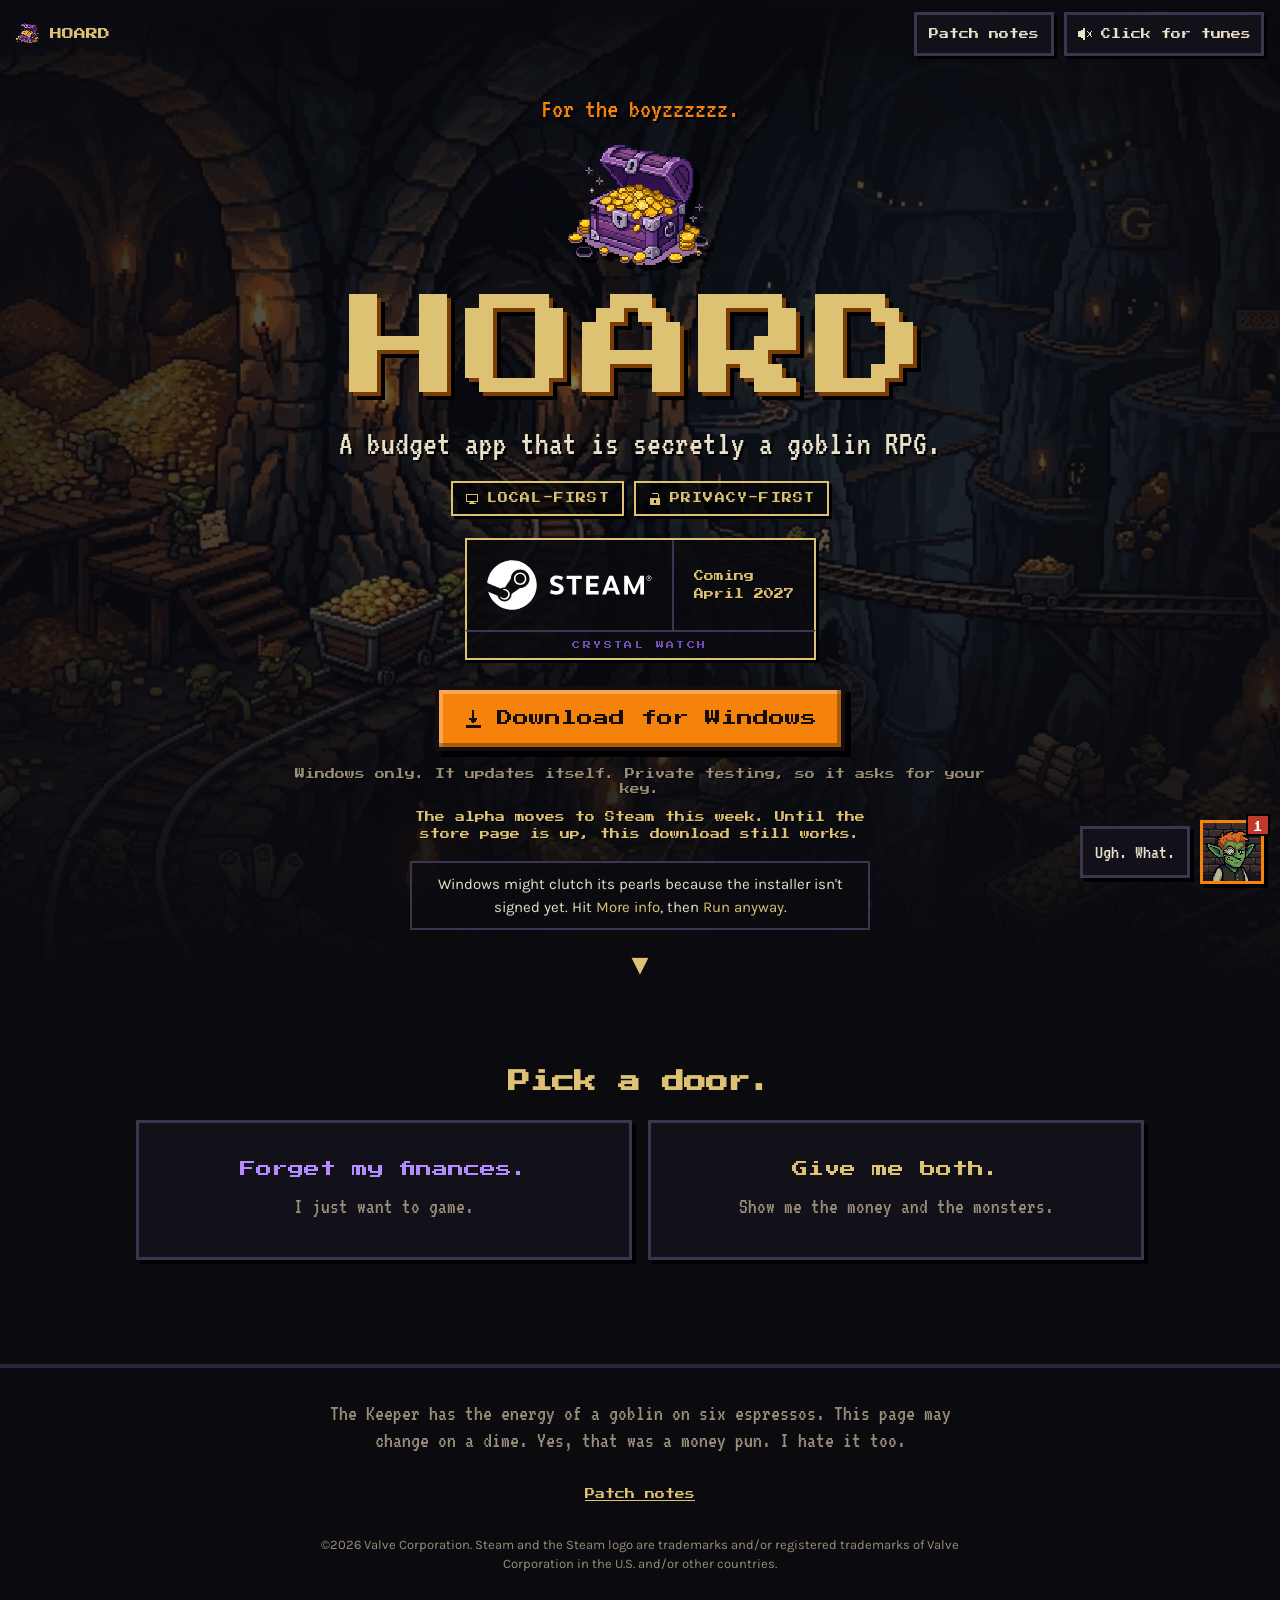
<file: index.html>
<!doctype html>
<html lang="en">
<head>
<meta charset="utf-8">
<meta name="viewport" content="width=device-width, initial-scale=1">
<title>Hoard</title>
<meta name="description" content="A budget app that is secretly a goblin RPG. It reads your bank alerts and judges you. No cloud. No ads. No mercy. Steam launch aimed at April 2027.">
<meta name="theme-color" content="#f5820a">
<meta name="color-scheme" content="dark">

<meta property="og:type" content="website">
<meta property="og:site_name" content="Hoard">
<meta property="og:title" content="Hoard">
<meta property="og:description" content="A budget app that is secretly a goblin RPG. It reads your bank alerts and judges you. No cloud. No ads. No mercy. Steam launch aimed at April 2027.">
<meta property="og:url" content="https://jordunkelly.github.io/hoard-site/">
<meta property="og:image" content="https://jordunkelly.github.io/hoard-site/assets/og.png?v=2">
<meta property="og:image:width" content="1200">
<meta property="og:image:height" content="630">
<meta property="og:image:alt" content="A goblin vault piled with gold, and the word Hoard">
<meta name="twitter:card" content="summary_large_image">

<link rel="icon" type="image/png" href="assets/art/favicon.png">
<link rel="apple-touch-icon" href="assets/art/apple-touch-icon.png">
<link rel="preload" href="assets/fonts/press-start-2p-latin-400.woff2" as="font" type="font/woff2" crossorigin>
<link rel="preload" href="assets/fonts/vt323-latin-400.woff2" as="font" type="font/woff2" crossorigin>
<link rel="preload" href="assets/art/vault.webp" as="image">
<link rel="stylesheet" href="style.css?v=27">
<script>
// Runs before the body paints, so a phone never flashes a download button it
// cannot use. iPadOS asks for the desktop site and reports itself as a Mac,
// which is what the touch point check is for.
(function (d, n) {
  d.classList.add('js');
  var u = n.userAgent || '';
  if ((n.userAgentData && n.userAgentData.mobile) ||
      /Android|iPhone|iPad|iPod|Mobile|Silk|Kindle/i.test(u) ||
      (n.platform === 'MacIntel' && n.maxTouchPoints > 1)) d.classList.add('is-mobile');
})(document.documentElement, navigator);
</script>
</head>
<body>

<div class="topbar">
  <a class="wordmark" href="#top"><img src="assets/art/favicon.png" alt="" width="24" height="24">HOARD</a>
  <div class="topbar-end">
  <a class="topnav" href="patch-notes.html">Patch notes</a>
  <button class="tunes" type="button" aria-pressed="false" data-tunes>
    <svg viewBox="0 0 16 16" width="16" height="16" aria-hidden="true" shape-rendering="crispEdges">
      <rect x="1" y="5" width="3" height="6" fill="currentColor"/>
      <rect x="4" y="4" width="2" height="8" fill="currentColor"/>
      <rect x="6" y="2" width="2" height="12" fill="currentColor"/>
      <g class="waves"><rect x="10" y="6" width="1" height="4" fill="currentColor"/><rect x="12" y="4" width="1" height="8" fill="currentColor"/><rect x="14" y="2" width="1" height="12" fill="currentColor"/></g>
      <g class="mute"><rect x="10" y="5" width="1" height="1" fill="currentColor"/><rect x="11" y="6" width="1" height="1" fill="currentColor"/><rect x="12" y="7" width="2" height="2" fill="currentColor"/><rect x="14" y="10" width="1" height="1" fill="currentColor"/><rect x="11" y="9" width="1" height="1" fill="currentColor"/><rect x="10" y="10" width="1" height="1" fill="currentColor"/><rect x="14" y="5" width="1" height="1" fill="currentColor"/><rect x="13" y="6" width="1" height="1" fill="currentColor"/><rect x="13" y="9" width="1" height="1" fill="currentColor"/></g>
    </svg>
    <span data-tunes-label>Tunes off</span>
  </button>
  </div>
</div>

<header class="hero" id="top">
  <div class="embers" aria-hidden="true"></div>
  <div class="hero-inner">
    <p class="kicker">For the boyzzzzzz.</p>
    <img class="chest" src="assets/art/chest.png" alt="" width="160" height="160">
    <h1 class="title">HOARD</h1>
    <p class="tagline">A budget app that is secretly a goblin RPG.</p>
    <ul class="tags" aria-label="How Hoard is built">
      <li class="tag" title="Everything lives on your PC. It works with the internet unplugged.">
        <svg viewBox="0 0 16 16" aria-hidden="true" shape-rendering="crispEdges"><rect x="1" y="2" width="14" height="9" fill="currentColor"/><rect x="2" y="3" width="12" height="7" fill="#000"/><rect x="6" y="11" width="4" height="2" fill="currentColor"/><rect x="4" y="13" width="8" height="1" fill="currentColor"/></svg>
        Local-first
      </li>
      <li class="tag" title="No accounts, no cloud, no data sent to us. Your mail login goes to your mailbox and nowhere else.">
        <svg viewBox="0 0 16 16" aria-hidden="true" shape-rendering="crispEdges"><rect x="5" y="1" width="6" height="1" fill="currentColor"/><rect x="4" y="2" width="1" height="5" fill="currentColor"/><rect x="11" y="2" width="1" height="5" fill="currentColor"/><rect x="2" y="7" width="12" height="8" fill="currentColor"/><rect x="7" y="9" width="2" height="4" fill="#000"/></svg>
        Privacy-first
      </li>
    </ul>
    <div class="launch">
    <a class="steam-box" href="#steam">
      <span class="steam-mark"><img src="assets/art/steam-logo.svg" alt="Steam" width="165" height="50"></span>
      <span class="steam-when">Coming<br>April 2027</span>
    </a>
    <a class="watch-chip" href="#watch">Crystal Watch</a>
    </div>
    <a class="btn-dl" data-dl href="https://github.com/Jordunkelly/hoard-releases/releases/latest/download/Hoard-Setup.exe">
      <svg viewBox="0 0 16 16" width="20" height="20" aria-hidden="true" shape-rendering="crispEdges"><rect x="7" y="1" width="2" height="8" fill="currentColor"/><rect x="5" y="7" width="6" height="2" fill="currentColor"/><rect x="6" y="9" width="4" height="1" fill="currentColor"/><rect x="7" y="10" width="2" height="1" fill="currentColor"/><rect x="2" y="13" width="12" height="2" fill="currentColor"/></svg>
      Download for Windows
        </a>
    <div class="mobile-dl">
      <span class="btn-dl is-off" aria-disabled="true">
        <svg viewBox="0 0 16 16" width="20" height="20" aria-hidden="true" shape-rendering="crispEdges"><rect x="4" y="1" width="8" height="1" fill="currentColor"/><rect x="4" y="14" width="8" height="1" fill="currentColor"/><rect x="3" y="2" width="1" height="12" fill="currentColor"/><rect x="12" y="2" width="1" height="12" fill="currentColor"/><rect x="7" y="12" width="2" height="1" fill="currentColor"/><rect x="6" y="3" width="4" height="1" fill="currentColor"/></svg>
        Mobile coming soon
      </span>
      <p class="mobile-note">You're on a phone. Hoard lives on a PC for now. Send yourself the link and grab it there.</p>
      <button type="button" class="btn-send" data-send>Send it to my PC</button>
    </div>
    <p class="dl-meta" data-dl-meta>Windows only. It updates itself. Private testing, so it asks for your key.</p>
    <p class="dl-steam">The alpha moves to Steam this week. Until the store page is up, this download still works.<a data-steam-link hidden> Find it on Steam.</a></p>
    <p class="smartscreen">Windows might clutch its pearls because the installer isn't signed yet. Hit <b>More info</b>, then <b>Run anyway</b>.</p>
  </div>
  <a class="scroll-cue" href="#doors" aria-label="Read on">&#9660;</a>
</header>

<main>

  <section class="wrap doors" id="doors" aria-labelledby="doors-h">
    <h2 id="doors-h" class="doors-h">Pick a door.</h2>
    <div class="door-row">
      <button type="button" class="door door-game" data-door="game" aria-pressed="false">
        <b>Forget my finances.</b>
        <span>I just want to game.</span>
      </button>
      <button type="button" class="door door-both" data-door="both" aria-pressed="false">
        <b>Give me both.</b>
        <span>Show me the money and the monsters.</span>
      </button>
    </div>
  </section>

  <section class="wrap fin" id="quest">
    <div class="panel quest reveal">
      <h2>Here's your quest, fricker.</h2>
      <ol class="ledger">
        <li><span class="num">1</span><span>Switch on your bank alerts. I read them and file every account in one home.</span></li>
        <li><span class="num">2</span><span>Stay inside your rations. Good money moves are quests, and quests pay EXP.</span></li>
        <li><span class="num">3</span><span>Climb sixty ranks. New lairs unlock on the way up. The crystal does not care how rich you are.</span></li>
      </ol>
    </div>
  </section>

  <section class="watch game" id="watch" aria-labelledby="watch-h">
    <div class="wrap">
      <div class="cw-intro reveal">
        <div class="cw-crystal" aria-hidden="true"><i></i></div>
        <h2 id="watch-h">Crystal Watch.</h2>
        <figure class="clip cw-teaser">
          <video poster="assets/clips/crystal-watch-teaser.jpg" width="1280" height="720" muted loop playsinline preload="none" aria-label="A full maze on wave 30 tearing down the boss">
            <source src="assets/clips/crystal-watch-teaser.webm" type="video/webm">
            <source src="assets/clips/crystal-watch-teaser.mp4" type="video/mp4">
          </video>
        </figure>
      </div>

      <div class="cw-heroes reveal" data-heroes>
        <h3 class="cw-heroes-h">Choose your hero.</h3>
        <div class="cw-stage">
          <button type="button" class="cw-slot" data-hero="mage" aria-pressed="true">
            <span class="cw-shaft" aria-hidden="true"></span>
            <span class="cw-mage" aria-hidden="true"><i></i></span>
            <span class="cw-kicker">Rift</span>
            <b>Mage</b>
          </button>
          <button type="button" class="cw-slot soon" data-hero="warrior" aria-pressed="false">
            <img src="assets/art/maul/heroes/warrior.png" alt="" width="31" height="33">
            <span class="cw-kicker">Ruin</span>
            <b>Warrior</b>
          </button>
          <button type="button" class="cw-slot soon" data-hero="priest" aria-pressed="false">
            <img src="assets/art/maul/heroes/priest.png" alt="" width="24" height="33">
            <span class="cw-kicker">Divine</span>
            <b>Priest</b>
          </button>
        </div>
        <div class="cw-plate" aria-live="polite">
          <b data-hero-name>Mage</b>
          <p data-hero-verse>Each spell unwritten,
each dragon unborn.
Never enough.
Never the end of night.</p>
          <span class="cw-state" data-hero-state>Playable now</span>
        </div>
      </div>

      <figure class="cw-boss reveal">
        <img src="assets/art/maul/the-king.png" alt="A king, in shadow" loading="lazy">
        <figcaption><b>???</b>The dead keep a king.</figcaption>
      </figure>

      <p class="cw-tag reveal">Thirty waves.</p>
    </div>
  </section>

  <section class="wrap fin" id="gibbles">
    <div class="dialog reveal">
      <figure class="portrait" data-ask="Am I pretty?">
<pre class="ascii" aria-label="A goblin, drawn in text">  /\             /\
 /  \  _______  /  \
 \   \/       \/   /
  \   \ \   / /   /
   \__| O   O |__/
      |   ^   |
      | \VVV/ |
       \_____/</pre>
        <figcaption class="nameplate">GIBBLES</figcaption>
      </figure>
      <div class="speech">
        <p>This is Hoard. If a bank or a card sends you an alert, I read it and file it. Every account you own, one home, for good. No fuss.</p>
        <p>Nobody else builds it like this, because there's no money in it for them. The big budget apps want your bank login, a copy of everything you spend and a monthly fee. A bank would buy Hoard tomorrow and sell your habits by Friday.</p>
        <p>Not happening. Zero data to me. Zero subscription. Zero middlemen. It all stays on your PC. I'm a goblin. I don't share gold, and I don't share yours.</p>
        <span class="caret" aria-hidden="true">&#9660;</span>
      </div>
    </div>
  </section>

  <section class="wrap fin">
    <div class="panel reveal">
      <h2>How it works. Three steps. I counted them twice.</h2>
      <!-- sync:how -->
<p class="speech-text"><strong>Gmail.</strong> Make an app password for it. Not your real password, the app one. Proton works too, through Bridge.</p>
<p class="speech-text"><strong>Bank alerts.</strong> Switch on every alert your banks and cards offer: balances, charges, deposits. No alerts, no gold. I can't read mail that never shows up.</p>
<p class="speech-text"><strong>No alerts yet?</strong> Dump me CSV statements from your bank. It works, but you're the one hauling the sacks until the alerts start flowing.</p>
<!-- /sync:how -->
    </div>
  </section>

  <section class="wrap fin">
    <div class="panel reveal">
      <h2>No, I don't want your data.</h2>
      <!-- sync:security -->
<p class="speech-text">Your mail password goes to your mailbox. Not me. I don't even have a server, you paranoid little toad.</p>
<p class="speech-text">Bank emails and passwords? AES 256. Nick the hard drive and enjoy your gibberish, thief.</p>
<p class="speech-text">No accounts. No cloud. No spying. I don't know your name. I'm keeping it that way.</p>
<p class="speech-text"><strong>Still don't believe me? Yank the internet.</strong> Hoard keeps counting. I keep sneering.</p>
<!-- /sync:security -->
    </div>
  </section>

  <section class="wrap fin">
    <div class="panel leaves reveal">
      <div>
        <h2>What leaves your PC. The whole list.</h2>
        <ol class="ledger">
          <li><span class="num">1</span><span>Your own mailbox, over TLS, to fetch your alerts.</span></li>
          <li><span class="num">2</span><span>GitHub, <!-- sync:update-poll -->every minute<!-- /sync:update-poll -->, asking if there's a new version. It sees your IP. That's it.</span></li>
          <li><span class="num">3</span><span>DuckDuckGo, once per shop, for logos. Only if you said yes.</span></li>
        </ol>
        <p class="speech-text">The last two switch off in Settings.</p>
      </div>
      <img class="sprite" src="assets/art/harvest-walk.webp" alt="A goblin pushing a mine cart full of letters" width="240" height="240" loading="lazy">
    </div>
  </section>

  <section class="lairs fin" id="lairs" aria-labelledby="lairs-h">
    <div class="wrap">
      <h2 id="lairs-h" class="reveal">Pick your lair.</h2>
      <p class="speech-text lairs-lede reveal">Five themes come with Hoard. You start with one. The rest you earn. Click one and I'll put a tune on.</p>
      <div class="stage reveal">
        <img class="stage-art" data-stage-art src="assets/art/theme-hearth.webp" alt="Hearth: a cabin at night with a fire going" width="1600" height="896" loading="lazy">
        <div class="stage-bar">
          <div>
            <p class="stage-name" data-stage-name>Hearth</p>
            <p class="stage-level" data-stage-level>Yours from level 1</p>
          </div>
          <button class="stage-play" type="button" data-stage-play aria-pressed="false">Play its tune</button>
        </div>
      </div>
      <div class="thumbs" role="group" aria-label="Themes">
        <button type="button" class="thumb" aria-pressed="true" data-lair="hearth"><img src="assets/art/thumb-hearth.webp" alt="" width="480" height="269" loading="lazy"><span>Hearth</span><em>LVL 1</em></button>
        <button type="button" class="thumb" aria-pressed="false" data-lair="elder"><img src="assets/art/thumb-elder.webp" alt="" width="480" height="262" loading="lazy"><span>Elder Moss</span><em>LVL 10</em></button>
        <button type="button" class="thumb" aria-pressed="false" data-lair="tundra"><img src="assets/art/thumb-tundra.webp" alt="" width="480" height="268" loading="lazy"><span>Frostbite Tundra</span><em>LVL 20</em></button>
        <button type="button" class="thumb" aria-pressed="false" data-lair="market"><img src="assets/art/thumb-market.webp" alt="" width="480" height="268" loading="lazy"><span>Starlit Market</span><em>LVL 40</em></button>
        <button type="button" class="thumb" aria-pressed="false" data-lair="celestial"><img src="assets/art/thumb-celestial.webp" alt="" width="480" height="268" loading="lazy"><span>Celestial Falls</span><em>LVL 60</em></button>
      </div>
    </div>
  </section>

  <section class="wrap">
    <div class="panel crime reveal">
      <img class="sprite wide" src="assets/art/destroying-vault.webp" alt="A wizard blasting a vault full of gold apart" width="360" height="196" loading="lazy">
      <div>
        <h2>Donate your body to science.</h2>
        <p class="speech-text">Install it. Break it. Screenshot the crime scene for the group chat. Testers get a free Steam key at launch. I don't make deals twice.</p>
      </div>
    </div>
  </section>

  <section class="wrap" id="steam">
    <div class="panel steam reveal">
      <div class="steam-head">
        <img src="assets/art/steam-logo.svg" alt="Steam" width="165" height="50" loading="lazy">
        <h2>When's Steam? Aiming for April.</h2>
      </div>
      <div class="countdown" aria-label="Time left until the Steam launch in April 2027">
        <div><b data-cd="d">--</b><span>days</span></div>
        <div><b data-cd="h">--</b><span>hours</span></div>
        <div><b data-cd="m">--</b><span>mins</span></div>
        <div><b data-cd="s">--</b><span>secs</span></div>
      </div>
      <p class="spite" data-spite hidden></p>
      <ol class="roadmap" aria-label="The road to launch">
        <li data-rm-until="2026-12-01"><span class="rm-num">1</span><b>Alpha on Steam</b><span>Now until December</span></li>
        <li data-rm-until="2027-04-01"><span class="rm-num">2</span><b>Beta</b><span>December to March</span></li>
        <li><span class="rm-num">3</span><b>Launch</b><span>April 2027</span></li>
      </ol>
      <p class="speech-text roadmap-gib">Alpha now. You break it, I sneer at it. Beta when it stops catching fire. April, I start charging gold.</p>
      <div class="nag">
        <button type="button" class="nag-btn" data-nag>Are we there yet?</button>
        <p class="speech-text nag-reply" data-nag-reply aria-live="polite">Aiming, not promising. Goblins don't do promises. Promises are contracts, and contracts cost extra.</p>
      </div>
    </div>
  </section>

  <section class="wrap">
    <div class="finale reveal">
      <img class="clerk" src="assets/art/clerk.webp" alt="A goblin bank clerk throwing gold in the air" width="320" height="320" loading="lazy">
      <div>
        <p class="speech-text"><a data-dl-link href="https://github.com/Jordunkelly/hoard-releases/releases/latest">Grab the latest build</a>. Bring your key. Mac bros, skill issue.</p>
        <p class="speech-text">And no, there is <em>no phone app yet</em>, you greedy gremlin. It's a PC. Sit at it.</p>
        <a class="btn-dl" data-dl href="https://github.com/Jordunkelly/hoard-releases/releases/latest/download/Hoard-Setup.exe">
          <svg viewBox="0 0 16 16" width="20" height="20" aria-hidden="true" shape-rendering="crispEdges"><rect x="7" y="1" width="2" height="8" fill="currentColor"/><rect x="5" y="7" width="6" height="2" fill="currentColor"/><rect x="6" y="9" width="4" height="1" fill="currentColor"/><rect x="7" y="10" width="2" height="1" fill="currentColor"/><rect x="2" y="13" width="12" height="2" fill="currentColor"/></svg>
          Download for Windows
        </a>
        <div class="mobile-dl start">
          <span class="btn-dl is-off" aria-disabled="true">
            <svg viewBox="0 0 16 16" width="20" height="20" aria-hidden="true" shape-rendering="crispEdges"><rect x="4" y="1" width="8" height="1" fill="currentColor"/><rect x="4" y="14" width="8" height="1" fill="currentColor"/><rect x="3" y="2" width="1" height="12" fill="currentColor"/><rect x="12" y="2" width="1" height="12" fill="currentColor"/><rect x="7" y="12" width="2" height="1" fill="currentColor"/><rect x="6" y="3" width="4" height="1" fill="currentColor"/></svg>
            Mobile coming soon
          </span>
          <button type="button" class="btn-send" data-send>Send it to my PC</button>
        </div>
        <p class="dl-meta" data-dl-meta>Windows only. It updates itself. Private testing, so it asks for your key.</p>
        <p class="dl-steam">The alpha moves to Steam this week. Until the store page is up, this download still works.<a data-steam-link hidden> Find it on Steam.</a></p>
      </div>
    </div>
  </section>

</main>

<footer class="footer">
  <p>The Keeper has the energy of a goblin on six espressos. This page may change on a dime. Yes, that was a money pun. I hate it too.</p>
  <p class="footer-links"><a href="patch-notes.html">Patch notes</a></p>
  <p class="legal">©2026 Valve Corporation. Steam and the Steam logo are trademarks and/or registered trademarks of Valve Corporation in the U.S. and/or other countries.</p>
</footer>

<audio data-audio preload="none" loop></audio>
<img class="slay-pop" data-gib-sticker src="assets/art/gibbles/slay.png" alt="" width="260" height="260" hidden>
<div class="gchat" data-gchat>
  <section class="gchat-panel" data-gchat-panel role="dialog" aria-modal="false" aria-label="Chat with Gibbles" hidden>
    <header class="gchat-head">
      <img src="assets/art/gibbles/gibbles.webp" alt="" width="40" height="40">
      <div><b>Gibbles</b><span>Vault clerk</span></div>
      <button type="button" class="gchat-x" data-gchat-close aria-label="Close the chat">X</button>
    </header>
    <div class="gchat-role"><span>Support Goblin. Online, unfortunately.</span><button type="button" data-gchat-clear>Clear chat</button></div>
    <ol class="gchat-log" data-gchat-log role="log" aria-live="polite" aria-label="Messages"></ol>
    <div class="gchat-pills" data-gchat-pills>
      <button type="button" class="gbtn gbtn-ask" data-gchat-ask aria-expanded="false" aria-haspopup="menu">Ask</button>
      <button type="button" class="gbtn gbtn-bug" data-gchat-bug title="Send feedback" aria-label="Send feedback"><span data-pix="bug" data-scale="1.5"></span></button>
      <ul class="gchat-menu" data-gchat-chips role="menu" aria-label="Ask Gibbles" hidden></ul>
    </div>
    <form class="gchat-form" data-gchat-form autocomplete="off">
      <div class="gchat-kinds" data-gchat-kinds role="radiogroup" aria-label="What this is" hidden>
        <button type="button" class="gbtn" role="radio" aria-checked="true" data-kind="bug"><span data-pix="bug"></span>IT BROKE</button>
        <button type="button" class="gbtn" role="radio" aria-checked="false" data-kind="idea"><span data-pix="brain"></span>BIG BRAIN</button>
        <button type="button" class="gbtn" role="radio" aria-checked="false" data-kind="praise"><span data-pix="flower"></span>NOT AWFUL</button>
      </div>
      <textarea data-gchat-input rows="3" maxlength="200" placeholder="Type something. Or don't." aria-label="Message Gibbles" spellcheck="false"></textarea>
      <div class="gchat-bar">
        <button type="button" class="gchat-heckle" data-gchat-heckle role="status" hidden></button>
        <button type="submit" class="gbtn gbtn-gold gchat-send" data-gchat-send><span data-gchat-send-icon hidden></span>Send</button>
        <button type="button" class="gbtn gbtn-sq" data-gchat-attach title="Attach files" aria-label="Attach files" hidden><span data-pix="clip" data-scale="2"></span></button>
        <span class="gchat-gap"></span>
        <button type="button" class="gbtn gbtn-sq gbtn-trash" data-gchat-trash title="Discard report" aria-label="Discard report" hidden><span data-pix="trash" data-scale="1.5"></span></button>
      </div>
    </form>
    <p class="gchat-fine"><span class="gchat-fine-long">Gibbles runs entirely in your browser. Nothing you type goes anywhere. He forgets it instantly. He was not listening.</span><span class="gchat-fine-short">Runs in your browser. Nothing you type leaves it.</span></p>
  </section>
  <button type="button" class="gchat-launch" data-gchat-open aria-label="Open the chat with Gibbles">
    <span class="gchat-tease" data-gchat-tease>Ugh. What.</span>
    <img src="assets/art/gibbles/gibbles.webp" alt="" width="64" height="64">
    <i class="gchat-badge" data-gchat-badge>1</i>
  </button>
</div>
<script src="site.js?v=32"></script>
</body>
</html>
</file>
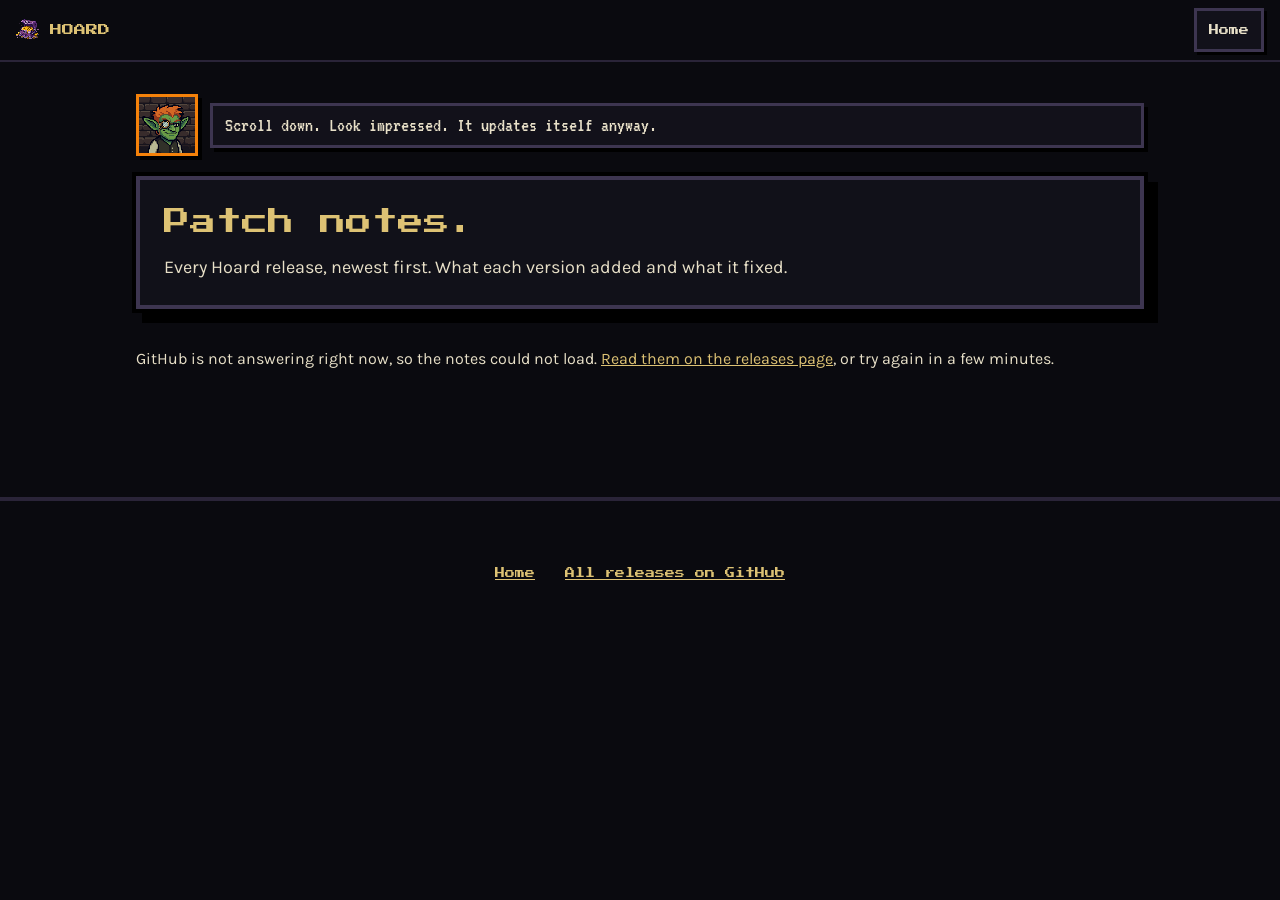
<file: patch-notes.html>
<!doctype html>
<html lang="en">
<head>
<meta charset="utf-8">
<meta name="viewport" content="width=device-width, initial-scale=1">
<title>Hoard patch notes</title>
<meta name="description" content="Every Hoard release, newest first, with what it added and what it fixed.">
<meta name="theme-color" content="#f5820a">
<meta name="color-scheme" content="dark">

<meta property="og:type" content="website">
<meta property="og:site_name" content="Hoard">
<meta property="og:title" content="Hoard patch notes">
<meta property="og:description" content="Every Hoard release, newest first, with what it added and what it fixed.">
<meta property="og:url" content="https://jordunkelly.github.io/hoard-site/patch-notes.html">
<meta property="og:image" content="https://jordunkelly.github.io/hoard-site/assets/og.png?v=2">

<link rel="icon" type="image/png" href="assets/art/favicon.png">
<link rel="apple-touch-icon" href="assets/art/apple-touch-icon.png">
<link rel="preload" href="assets/fonts/press-start-2p-latin-400.woff2" as="font" type="font/woff2" crossorigin>
<link rel="preload" href="assets/fonts/vt323-latin-400.woff2" as="font" type="font/woff2" crossorigin>
<link rel="stylesheet" href="style.css?v=26">
</head>
<body class="notes-page">

<div class="topbar">
  <a class="wordmark" href="./"><img src="assets/art/favicon.png" alt="" width="24" height="24">HOARD</a>
  <a class="topnav" href="./">Home</a>
</div>

<main class="wrap notes">
  <aside class="pn-gib" aria-label="Gibbles">
    <button type="button" class="pn-gib-face" data-pn-gib aria-label="Poke Gibbles for another line"><img src="assets/art/gibbles/gibbles.webp" alt="" width="56" height="56"></button>
    <p class="pn-gib-line" data-pn-gib-line aria-live="polite">Patch notes. Riveting.</p>
  </aside>
  <div class="panel">
    <h1 class="notes-h">Patch notes.</h1>
    <p class="notes-lede">Every Hoard release, newest first. What each version added and what it fixed.</p>
  </div>

  <p class="notes-status" data-notes-status aria-live="polite">Loading releases from GitHub.</p>
  <ol class="notes-list" data-notes-list></ol>

  <noscript>
    <p class="notes-status">This page needs JavaScript to load the notes. <a href="https://github.com/Jordunkelly/hoard-releases/releases">Read them on GitHub instead.</a></p>
  </noscript>
</main>

<footer class="footer">
  <p class="footer-links"><a href="./">Home</a> <a href="https://github.com/Jordunkelly/hoard-releases/releases">All releases on GitHub</a></p>
</footer>

<script src="patch-notes.js?v=2"></script>
</body>
</html>
</file>
<file: style.css>
@font-face {
  font-family: 'Press Start 2P';
  src: url('assets/fonts/press-start-2p-latin-400.woff2') format('woff2');
  font-display: swap;
}
@font-face {
  font-family: 'VT323';
  src: url('assets/fonts/vt323-latin-400.woff2') format('woff2');
  font-display: swap;
}
@font-face {
  font-family: 'Karla';
  src: url('assets/fonts/karla-latin-400.woff2') format('woff2');
  font-display: swap;
}

/* The app's default palette. Picking a lair swaps ember, gold, panel and
   border for that theme's own, the same four the app repaints. */
:root {
  --bg: #0a0a0f;
  --panel: #12111a;
  --inset: #0c0b12;
  --border: #2a2438;
  --border-hi: #3d3550;
  --text: #e8e0c8;
  --muted: #9a8e78;
  --ember: #f5820a;
  --gold: #ddc274;
  --rose: #c0392b;
  --leaf: #7fb069;
  --ink: #140f0c;
  --pixel: 'Press Start 2P', monospace;
  --voice: 'VT323', monospace;
  --plain: 'Karla', system-ui, sans-serif;
  --gutter: 16px;
}

* { box-sizing: border-box; }
html { color-scheme: dark; scroll-behavior: smooth; }
body {
  margin: 0;
  background: var(--bg);
  color: var(--text);
  font-family: var(--plain);
  font-size: 18px;
  line-height: 1.5;
  overflow-x: hidden;
  transition: background-color .4s steps(4);
}
img { display: block; max-width: 100%; height: auto; }
a { color: var(--gold); }
a:hover { color: var(--ember); }
:focus-visible { outline: 3px solid var(--gold); outline-offset: 3px; }

.wrap {
  width: 100%;
  max-width: 1040px;
  margin: 0 auto;
  padding: 0 var(--gutter);
}

/* ── Top bar ── */
.topbar {
  position: fixed;
  inset: 0 0 auto 0;
  z-index: 10;
  display: flex;
  justify-content: space-between;
  align-items: center;
  padding: 12px var(--gutter);
  background: linear-gradient(to bottom, rgba(10,10,15,.85), rgba(10,10,15,0));
  pointer-events: none;
}
.topbar > * { pointer-events: auto; }
.wordmark {
  display: flex;
  align-items: center;
  gap: 10px;
  font-family: var(--pixel);
  font-size: 12px;
  color: var(--gold);
  text-decoration: none;
}
.wordmark img { image-rendering: pixelated; }
.tunes {
  display: inline-flex;
  align-items: center;
  gap: 8px;
  font-family: var(--pixel);
  font-size: 10px;
  color: var(--text);
  background: var(--panel);
  border: 3px solid var(--border-hi);
  box-shadow: 3px 3px 0 #000;
  padding: 8px 10px;
  cursor: pointer;
}
.tunes:hover { border-color: var(--gold); }
.tunes[aria-pressed="true"] { color: var(--ink); background: var(--gold); border-color: var(--ink); }
.tunes.nudge { animation: nudge 1s steps(2) infinite; }
@keyframes nudge { 50% { color: var(--ember); border-color: var(--ember); } }
.tunes .waves { display: none; }
.tunes[aria-pressed="true"] .waves { display: inline; }
.tunes[aria-pressed="true"] .mute { display: none; }

/* ── Hero ── */
.hero {
  position: relative;
  min-height: 100svh;
  display: grid;
  place-items: center;
  padding: 88px var(--gutter) 72px;
  background:
    radial-gradient(ellipse at 50% 45%, rgba(10,10,15,.35), rgba(10,10,15,.8) 70%),
    linear-gradient(to bottom, rgba(10,10,15,.2), rgba(10,10,15,.2) 60%, var(--bg)),
    url('assets/art/vault.webp') center / cover no-repeat;
  overflow: hidden;
  text-align: center;
}
.hero-inner {
  position: relative;
  z-index: 1;
  display: flex;
  flex-direction: column;
  align-items: center;
  max-width: 720px;
}
.kicker {
  margin: 0 0 8px;
  font-family: var(--voice);
  font-size: 28px;
  color: var(--ember);
  text-shadow: 2px 2px 0 #000;
}
.chest {
  width: 144px;
  image-rendering: pixelated;
  filter: drop-shadow(6px 6px 0 rgba(0,0,0,.7));
  animation: bob 1.6s steps(2) infinite;
}
@keyframes bob {
  0%, 100% { transform: translateY(0); }
  50% { transform: translateY(-8px); }
}
.title {
  margin: 12px 0 0;
  font-family: var(--pixel);
  font-weight: 400;
  font-size: clamp(48px, 13vw, 112px);
  line-height: 1;
  letter-spacing: .04em;
  color: var(--gold);
  text-shadow: 4px 4px 0 #7a3d06, 8px 8px 0 #000;
}
/* Valve's terms for the logo: their artwork only, pure white on a dark
   ground, never recoloured or redrawn, at least 50px tall, and a clear margin
   the width of the locomotive crank (about 19px at that height) with nothing
   inside it. The padding on .steam-mark is that margin, so hover repaints the
   frame and the date and leaves the logo alone. */
.steam-box {
  display: flex;
  align-items: stretch;
  margin: 0 0 26px;
  color: var(--gold);
  background: rgba(10,10,15,.85);
  border: 2px solid var(--gold);
  box-shadow: 3px 3px 0 #000;
  text-decoration: none;
}
.steam-mark { flex: none; padding: 20px; }
.steam-mark img { width: 165px; height: 50px; }
.steam-when {
  display: flex;
  align-items: center;
  padding: 0 20px;
  border-left: 2px solid var(--border-hi);
  font-family: var(--pixel);
  font-size: 10px;
  line-height: 1.8;
  text-align: left;
  text-shadow: 1px 1px 0 #000;
}
.steam-box:hover { color: var(--ember); border-color: var(--ember); }
.tagline {
  margin: 20px 0 18px;
  font-family: var(--voice);
  font-size: clamp(26px, 5vw, 34px);
  line-height: 1.1;
  text-shadow: 2px 2px 0 #000;
}

.btn-dl {
  display: inline-flex;
  align-items: center;
  gap: 14px;
  padding: 18px 24px;
  font-family: var(--pixel);
  font-size: clamp(12px, 3.4vw, 16px);
  line-height: 1.3;
  color: var(--ink);
  background: var(--ember);
  border: 4px solid var(--ink);
  box-shadow:
    inset -4px -4px 0 rgba(0,0,0,.3),
    inset 4px 4px 0 rgba(255,255,255,.3),
    6px 6px 0 #000;
  text-decoration: none;
  transition: transform .08s steps(1), box-shadow .08s steps(1);
}
.btn-dl:hover { color: var(--ink); background: var(--gold); }
.btn-dl:active {
  transform: translate(4px, 4px);
  box-shadow:
    inset -4px -4px 0 rgba(0,0,0,.3),
    inset 4px 4px 0 rgba(255,255,255,.3),
    2px 2px 0 #000;
}
/* Phones get a greyed button and a way to send the link on, in place of an
   installer they cannot run. */
.mobile-dl { display: none; }
.is-mobile .mobile-dl {
  display: flex;
  flex-direction: column;
  align-items: center;
  gap: 14px;
}
.is-mobile .mobile-dl.start { align-items: flex-start; }
.is-mobile [data-dl],
.is-mobile .smartscreen { display: none; }
.is-mobile [data-dl-link] { color: inherit; text-decoration: none; }
.btn-dl.is-off {
  color: var(--muted);
  background: var(--panel);
  border-color: var(--border-hi);
  box-shadow: 6px 6px 0 #000;
  cursor: not-allowed;
}
.mobile-note {
  max-width: 420px;
  margin: 0;
  font-family: var(--voice);
  font-size: 24px;
  line-height: 1.15;
  text-shadow: 2px 2px 0 #000;
}
.btn-send {
  font-family: var(--pixel);
  font-size: 11px;
  line-height: 1.4;
  padding: 12px 14px;
  color: var(--ink);
  background: var(--gold);
  border: 3px solid var(--ink);
  box-shadow: 4px 4px 0 #000;
  cursor: pointer;
}
.btn-send:hover { background: var(--ember); }
.btn-send:active { transform: translate(3px, 3px); box-shadow: 1px 1px 0 #000; }
.dl-meta {
  margin: 16px 0 0;
  font-family: var(--pixel);
  font-size: 10px;
  color: var(--muted);
  text-shadow: 1px 1px 0 #000;
}
/* The live version, struck in gold: a light sweeps across the letters and
   the badge breathes, so the newest build reads as treasure. */
.ver-tag {
  position: relative;
  display: inline-block;
  padding: 3px 7px 2px;
  margin-right: 2px;
  font-size: 12px;
  border: 2px solid #8a5a12;
  background: #1a1206;
  box-shadow: 2px 2px 0 #000, 0 0 10px rgba(240, 184, 48, 0.35);
  color: transparent;
  background-image: linear-gradient(100deg, #8a5a12 0%, #f0b830 30%, #fff6c8 45%, #f0b830 60%, #b07a12 100%);
  background-size: 250% 100%;
  -webkit-background-clip: text;
  background-clip: text;
  text-shadow: none;
  animation: ver-sweep 2.6s linear infinite, ver-glow 1.8s ease-in-out infinite;
}
.ver-tag::before {
  content: "";
  position: absolute;
  inset: -2px;
  border: 2px solid #f0b830;
  opacity: 0;
  animation: ver-ring 1.8s ease-in-out infinite;
  pointer-events: none;
}
.ver-tag::after {
  content: "";
  position: absolute;
  top: -5px;
  right: -5px;
  width: 4px;
  height: 4px;
  background: #fff6c8;
  box-shadow: 0 -3px 0 #fff6c8, 0 3px 0 #fff6c8, -3px 0 0 #fff6c8, 3px 0 0 #fff6c8;
  transform: scale(0);
  animation: ver-glint 2.6s steps(1) infinite;
}
@keyframes ver-sweep { from { background-position: 125% 0; } to { background-position: -125% 0; } }
@keyframes ver-glow {
  0%, 100% { box-shadow: 2px 2px 0 #000, 0 0 8px rgba(240, 184, 48, 0.3); }
  50% { box-shadow: 2px 2px 0 #000, 0 0 18px rgba(240, 184, 48, 0.75); }
}
@keyframes ver-ring { 0%, 100% { opacity: 0; } 50% { opacity: 0.9; } }
@keyframes ver-glint { 0%, 70% { transform: scale(0); } 76% { transform: scale(0.6); } 82% { transform: scale(1); } 90%, 100% { transform: scale(0); } }
@media (prefers-reduced-motion: reduce) {
  .ver-tag, .ver-tag::before, .ver-tag::after { animation: none; }
  .ver-tag { background-position: 50% 0; }
}
.smartscreen {
  max-width: 460px;
  margin: 18px 0 0;
  padding: 10px 14px;
  font-size: 15px;
  color: var(--text);
  background: rgba(10,10,15,.75);
  border: 2px solid var(--border-hi);
}
.smartscreen b { color: var(--gold); font-weight: 400; }

.scroll-cue {
  position: absolute;
  bottom: 20px;
  left: 50%;
  transform: translateX(-50%);
  font-size: 22px;
  color: var(--gold);
  text-decoration: none;
  animation: blink 1s steps(2) infinite;
}
@keyframes blink { 50% { opacity: 0; } }

/* Embers rising off the gold. Positions come from site.js so no two loads
   look the same. */
.embers { position: absolute; inset: 0; pointer-events: none; }
.embers i {
  position: absolute;
  bottom: -8px;
  width: 4px;
  height: 4px;
  background: var(--ember);
  box-shadow: 0 0 0 1px rgba(245,130,10,.25);
  animation: rise var(--d, 7s) steps(28) var(--delay, 0s) infinite;
}
@keyframes rise {
  0% { transform: translate(0, 0); opacity: 0; }
  10% { opacity: 1; }
  100% { transform: translate(var(--drift, 20px), -90vh); opacity: 0; }
}

/* ── Dialogue and panels ── */
main > section { margin: 72px 0; }
main > section.wrap { margin: 72px auto; }
main > section.wrap:first-child { margin-top: 24px; }

.dialog, .panel {
  position: relative;
  background: rgba(18,17,26,.94);
  border: 4px solid var(--border-hi);
  box-shadow: 0 0 0 4px #000, 10px 10px 0 4px #000;
}
.dialog {
  display: grid;
  grid-template-columns: auto 1fr;
  gap: 28px;
  padding: 28px;
}
.portrait {
  margin: 0;
  align-self: start;
  background: var(--inset);
  border: 3px solid var(--border);
  padding: 16px 14px 0;
}
.ascii {
  margin: 0;
  font-family: var(--voice);
  font-size: 24px;
  line-height: 1;
  color: var(--gold);
  text-shadow: 2px 2px 0 #000;
}
.nameplate {
  margin: 14px -14px 0;
  padding: 8px;
  text-align: center;
  font-family: var(--pixel);
  font-size: 11px;
  color: var(--ink);
  background: var(--ember);
}
.speech p, .speech-text {
  margin: 0 0 16px;
  font-family: var(--voice);
  font-size: 27px;
  line-height: 1.2;
}
.speech p:first-child { color: var(--gold); }
.caret {
  position: absolute;
  right: 20px;
  bottom: 14px;
  color: var(--ember);
  animation: blink 1s steps(2) infinite;
}

.panel { padding: 28px; }
.panel h2, .lairs h2 {
  margin: 0 0 18px;
  font-family: var(--pixel);
  font-weight: 400;
  font-size: clamp(15px, 3.2vw, 20px);
  line-height: 1.5;
  color: var(--gold);
}
.panel .speech-text:last-child { margin-bottom: 0; }

.leaves {
  display: grid;
  grid-template-columns: 1fr auto;
  gap: 24px;
  align-items: center;
}
.ledger {
  list-style: none;
  margin: 0 0 18px;
  padding: 0;
  border-top: 2px dashed var(--border-hi);
}
.ledger li {
  display: flex;
  gap: 16px;
  align-items: baseline;
  padding: 12px 0;
  border-bottom: 2px dashed var(--border-hi);
  font-family: var(--voice);
  font-size: 26px;
  line-height: 1.15;
}
.ledger .num {
  flex: none;
  width: 32px;
  font-family: var(--pixel);
  font-size: 14px;
  color: var(--ember);
}
.sprite {
  width: 220px;
  image-rendering: pixelated;
  border: 3px solid var(--border);
}
.sprite.wide { width: 100%; max-width: 360px; }

.crime {
  display: grid;
  grid-template-columns: minmax(0, 360px) 1fr;
  gap: 28px;
  align-items: center;
}

/* The same clear margin as the hero box: the panel padding covers the top
   and left, and the gap covers the heading whether it sits beside the logo
   or wraps under it. */
.steam-head {
  display: flex;
  flex-wrap: wrap;
  align-items: center;
  gap: 24px;
  margin: 0 0 18px;
}
.steam-head img { flex: none; width: 165px; height: 50px; }
.panel .steam-head h2 { margin: 0; }

.countdown {
  display: grid;
  grid-template-columns: repeat(4, minmax(0, 1fr));
  gap: 14px;
  margin: 6px 0 20px;
}
.countdown div {
  padding: 18px 6px 12px;
  text-align: center;
  background: var(--inset);
  border: 3px solid var(--border);
  box-shadow: 4px 4px 0 #000;
}
.countdown b {
  display: block;
  font-family: var(--pixel);
  font-weight: 400;
  font-size: clamp(20px, 6vw, 44px);
  line-height: 1;
  color: var(--gold);
  text-shadow: 3px 3px 0 #000;
}
.countdown span {
  display: block;
  margin-top: 10px;
  font-family: var(--voice);
  font-size: 20px;
  line-height: 1;
  color: var(--muted);
}
.spite {
  margin: 0 0 16px;
  font-family: var(--pixel);
  font-size: 10px;
  line-height: 1.5;
  color: var(--rose);
}
.nag {
  display: flex;
  gap: 20px;
  align-items: center;
}
.nag-btn {
  flex: none;
  font-family: var(--pixel);
  font-size: 11px;
  padding: 14px 16px;
  color: var(--ink);
  background: var(--gold);
  border: 3px solid var(--ink);
  box-shadow: 4px 4px 0 #000;
  cursor: pointer;
}
.nag-btn:hover { background: var(--ember); }
.nag-btn:active { transform: translate(3px, 3px); box-shadow: 1px 1px 0 #000; }
.panel .nag-reply { margin: 0; }

/* The road to launch: three plates in the countdown's own frame, the one the
   calendar is on lit in ember by site.js. */
.roadmap {
  display: grid;
  grid-template-columns: repeat(3, minmax(0, 1fr));
  gap: 14px;
  margin: 0 0 16px;
  padding: 0;
  list-style: none;
}
.roadmap li {
  display: flex;
  flex-direction: column;
  gap: 8px;
  padding: 14px 14px 12px;
  background: var(--inset);
  border: 3px solid var(--border);
  box-shadow: 4px 4px 0 #000;
}
.roadmap .rm-num {
  font-family: var(--pixel);
  font-size: 10px;
  color: var(--muted);
}
.roadmap b {
  font-family: var(--pixel);
  font-weight: 400;
  font-size: 12px;
  line-height: 1.5;
  color: var(--gold);
}
.roadmap li > span:last-child {
  font-family: var(--voice);
  font-size: 22px;
  line-height: 1;
  color: var(--muted);
}
.roadmap li.is-now { border-color: var(--ember); }
.roadmap li.is-now .rm-num { color: var(--ember); }
.roadmap li.is-now .rm-num::after { content: ' You are here'; }
.roadmap li.is-now > span:last-child { color: var(--text); }
.panel .roadmap-gib { margin: 0 0 20px; }
.dl-steam {
  max-width: 460px;
  margin: 12px 0 0;
  font-family: var(--pixel);
  font-size: 10px;
  line-height: 1.7;
  color: var(--gold);
  text-shadow: 1px 1px 0 #000;
}
.dl-steam a { color: var(--ember); }
.finale em { font-style: normal; color: var(--ember); }

.wip {
  display: flex;
  gap: 20px;
  align-items: center;
  border-color: var(--gold);
  border-image: repeating-linear-gradient(45deg, var(--gold) 0 10px, #0a0a0f 10px 20px) 6;
}
.wip .hazard { flex: none; color: var(--gold); }
.wip .speech-text { margin: 0; }

/* ── Lairs ── */
.lairs {
  padding: 72px 0 80px;
  background: var(--inset);
  border-block: 4px solid #000;
  transition: background-color .4s steps(4);
}
.lairs-lede { max-width: 640px; }
.stage {
  position: relative;
  margin-top: 24px;
  border: 4px solid var(--border-hi);
  box-shadow: 0 0 0 4px #000, 10px 10px 0 4px #000;
  background: #000;
  aspect-ratio: 16 / 9;
  overflow: hidden;
}
.stage-art {
  width: 100%;
  height: 100%;
  object-fit: cover;
  transition: opacity .25s steps(3);
}
.stage-art.swap { opacity: 0; }
.stage-bar {
  position: absolute;
  inset: auto 0 0 0;
  display: flex;
  justify-content: space-between;
  align-items: flex-end;
  gap: 16px;
  padding: 40px 20px 18px;
  background: linear-gradient(to top, rgba(0,0,0,.85), rgba(0,0,0,0));
}
.stage-name {
  margin: 0;
  font-family: var(--pixel);
  font-size: clamp(13px, 3vw, 20px);
  color: var(--gold);
  text-shadow: 3px 3px 0 #000;
}
.stage-level {
  margin: 6px 0 0;
  font-family: var(--voice);
  font-size: 22px;
  color: var(--text);
  text-shadow: 2px 2px 0 #000;
}
.stage-play {
  flex: none;
  font-family: var(--pixel);
  font-size: 10px;
  padding: 12px 14px;
  color: var(--ink);
  background: var(--gold);
  border: 3px solid var(--ink);
  box-shadow: 4px 4px 0 #000;
  cursor: pointer;
}
.stage-play:hover { background: var(--ember); }
.stage-play[aria-pressed="true"] { background: var(--ember); }

.thumbs {
  display: grid;
  grid-template-columns: repeat(5, minmax(0, 1fr));
  gap: 14px;
  margin-top: 28px;
}
.thumb {
  position: relative;
  padding: 0;
  text-align: left;
  color: var(--text);
  background: var(--panel);
  border: 3px solid var(--border);
  box-shadow: 4px 4px 0 #000;
  cursor: pointer;
}
.thumb img { width: 100%; aspect-ratio: 16 / 9; object-fit: cover; }
.thumb span {
  display: block;
  padding: 8px 8px 10px;
  font-family: var(--voice);
  font-size: 20px;
  line-height: 1;
}
.thumb em {
  position: absolute;
  top: 6px;
  left: 6px;
  padding: 4px 5px;
  font-style: normal;
  font-family: var(--pixel);
  font-size: 8px;
  color: var(--ink);
  background: var(--gold);
}
.thumb:hover { border-color: var(--gold); }
.thumb[aria-pressed="true"] {
  border-color: var(--ember);
  transform: translate(-2px, -2px);
  box-shadow: 6px 6px 0 #000;
}

/* ── Finale and footer ── */
.finale {
  display: grid;
  grid-template-columns: 240px 1fr;
  gap: 36px;
  align-items: center;
}
.clerk {
  width: 240px;
  image-rendering: pixelated;
  border: 4px solid var(--border-hi);
  box-shadow: 0 0 0 4px #000, 8px 8px 0 4px #000;
}
.finale .speech-text { margin-bottom: 24px; }

.footer {
  margin-top: 96px;
  padding: 32px var(--gutter) 40px;
  border-top: 4px solid var(--border);
  text-align: center;
}
.footer p {
  max-width: 680px;
  margin: 0 auto;
  font-family: var(--voice);
  font-size: 22px;
  line-height: 1.25;
  color: var(--muted);
}
.footer .legal {
  margin-top: 18px;
  font-family: var(--plain);
  font-size: 13px;
  line-height: 1.5;
}

/* ── Reveal on scroll. Hidden only when script is running, so a page
   without it still shows everything. ── */
.js .reveal { opacity: 0; transform: translateY(16px); }
.js .reveal.in {
  opacity: 1;
  transform: none;
  transition: opacity .4s steps(4), transform .4s steps(4);
}

/* ── Narrow screens ── */
@media (max-width: 760px) {
  .dialog { grid-template-columns: 1fr; gap: 20px; padding: 20px; }
  .portrait { justify-self: center; }
  .ascii { font-size: 20px; }
  .panel { padding: 20px; }
  .speech p, .speech-text { font-size: 24px; }
  .ledger li { font-size: 23px; }
  .leaves, .crime, .finale { grid-template-columns: 1fr; }
  .countdown { gap: 8px; }
  .countdown span { font-size: 17px; }
  .nag { flex-direction: column; align-items: flex-start; }
  .roadmap { grid-template-columns: minmax(0, 1fr); gap: 10px; }
  .sprite { justify-self: center; width: 180px; }
  .sprite.wide { width: 100%; }
  .clerk { width: 180px; justify-self: center; }
  .thumbs { grid-template-columns: repeat(3, minmax(0, 1fr)); }
  .stage { aspect-ratio: 4 / 3; }
  .stage-bar { flex-direction: column; align-items: flex-start; }
}
@media (max-width: 420px) {
  .steam-box { flex-direction: column; align-items: center; }
  .steam-when { padding: 12px 20px; border-left: 0; border-top: 2px solid var(--border-hi); align-self: stretch; justify-content: center; text-align: center; }
  .thumbs { grid-template-columns: repeat(2, minmax(0, 1fr)); }
  .tunes span { display: none; }
}

@media (prefers-reduced-motion: reduce) {
  *, *::before, *::after { animation: none !important; transition: none !important; }
  .js .reveal { opacity: 1; transform: none; }
  .embers { display: none; }
  html { scroll-behavior: auto; }
}

/* The two promises the product is built on, as tags under the tagline. */
.tags {
  display: flex;
  flex-wrap: wrap;
  justify-content: center;
  gap: 10px;
  margin: 0 0 22px;
  padding: 0;
  list-style: none;
}
.tag {
  display: inline-flex;
  align-items: center;
  gap: 8px;
  padding: 8px 12px;
  font-family: var(--pixel);
  font-size: 10px;
  letter-spacing: 0.12em;
  text-transform: uppercase;
  color: var(--gold);
  background: rgba(0, 0, 0, 0.55);
  border: 2px solid var(--gold);
  box-shadow: 3px 3px 0 #000;
  cursor: default;
}
.tag svg { width: 14px; height: 14px; flex: none; }

/* Crystal Watch tease: pixel art shown at whole multiples, one cryptic line each. */
/* The Crystal Watch line hangs off the Steam box as its footer, one piece. */
.launch { display: inline-flex; flex-direction: column; margin: 0 0 26px; box-shadow: 3px 3px 0 #000; }
.launch .steam-box { margin: 0; box-shadow: none; }
.watch-chip { display: block; padding: 7px 12px; font-family: var(--pixel); font-size: 8px; letter-spacing: .3em; text-transform: uppercase; text-align: center; color: #6f4fb0; text-decoration: none; background: rgba(10,10,15,.85); border: 2px solid var(--gold); border-top: 2px solid var(--border-hi); margin-top: -2px; }
.watch-chip:hover { color: #c9a8ff; text-shadow: 0 0 6px #8a5cf6; }

/* Crystal Watch tease */
.watch { padding: 56px 0; overflow: hidden; }
.cw-intro { text-align: center; padding: 40px 0 24px; }
.cw-teaser { margin: 24px auto 0; max-width: 960px; border: 4px solid #000; box-shadow: 0 0 0 2px #6f4fb0, 0 0 28px rgba(138, 92, 246, 0.35); background: #000; }
.cw-teaser video { display: block; width: 100%; height: auto; cursor: pointer; }
.cw-crystal { width: 64px; height: 96px; margin: 0 auto 24px; filter: drop-shadow(0 0 18px #8a5cf6); animation: cwPulse 3s ease-in-out infinite; }
.cw-crystal i { display: block; width: 100%; height: 100%; background: linear-gradient(135deg, #e9dcff 0 20%, #b48cff 20% 50%, #6f4fb0 50% 80%, #3b2470 80%); clip-path: polygon(50% 0, 100% 35%, 50% 100%, 0 35%); }
@keyframes cwPulse { 50% { filter: drop-shadow(0 0 36px #b48cff); transform: translateY(-6px); } }
.watch h2 { font-family: var(--pixel); color: var(--gold); font-size: clamp(1.4rem, 7vw, 2.6rem); line-height: 1.3; margin: 0 0 16px; overflow-wrap: anywhere; }
.cw-lede { font-family: var(--voice); color: var(--muted); font-size: clamp(1.1rem, 4.6vw, 1.6rem); line-height: 1.35; max-width: 26ch; margin: 0 auto; overflow-wrap: anywhere; }
.cw-roster { display: grid; grid-template-columns: repeat(4, minmax(0, 1fr)); gap: 16px; margin-top: 48px; padding-top: 8px; }
@media (max-width: 760px) { .cw-roster { grid-template-columns: repeat(2, minmax(0, 1fr)); gap: 12px; } }
.hs-card { all: unset; box-sizing: border-box; cursor: pointer; min-width: 0; position: relative; display: flex; flex-direction: column; overflow: hidden; border: 3px solid color-mix(in srgb, var(--hs-accent) 55%, var(--bg)); background: var(--bg); transform: translateY(0); transition: transform 120ms steps(3), border-color 120ms steps(2); text-align: center; }
.hs-card::after { content: ''; position: absolute; inset: 0; pointer-events: none; box-shadow: inset 0 0 0 2px color-mix(in srgb, var(--hs-accent) 25%, transparent), inset 0 2px 0 2px color-mix(in srgb, var(--hs-accent) 60%, white); }
.hs-card:hover, .hs-card[aria-pressed='true'] { transform: translateY(-8px); border-color: var(--hs-accent); }
.hs-card:focus-visible { outline: 2px solid var(--gold); outline-offset: 2px; }
.hs-field { position: relative; display: flex; height: clamp(200px, 56vw, 280px); align-items: flex-end; justify-content: center; padding-bottom: 6px; background: linear-gradient(to bottom, color-mix(in srgb, var(--hs-accent) 22%, var(--bg)), var(--bg) 85%); }
.hs-art { position: relative; z-index: 2; display: block; max-width: 100%; filter: saturate(.55) brightness(.75); transform: translateY(6px); transition: filter 150ms steps(3), transform 150ms steps(3); }
.hs-art img { position: absolute; inset: 0; width: 100%; height: 100%; image-rendering: pixelated; }
.hs-card:hover .hs-art, .hs-card[aria-pressed='true'] .hs-art { filter: none; transform: translateY(0); }
.hs-card[data-shadow='true'] { --hs-rim: color-mix(in srgb, var(--hs-accent) 45%, var(--bg)); }
.hs-card[data-shadow='true']:is(:hover, [aria-pressed='true']) { --hs-rim: var(--hs-accent); }
.hs-card[data-shadow='true'] .hs-art, .hs-card[data-shadow='true']:is(:hover, [aria-pressed='true']) .hs-art { filter: brightness(0) drop-shadow(2px 0 0 var(--hs-rim)) drop-shadow(-2px 0 0 var(--hs-rim)) drop-shadow(0 2px 0 var(--hs-rim)) drop-shadow(0 -2px 0 var(--hs-rim)); }
.hs-card[data-shadow='true'] .hs-glow { display: none; }
.hs-soon { position: absolute; left: 0; right: 0; top: 8px; z-index: 4; font-family: var(--pixel); font-size: 8px; letter-spacing: .2em; text-transform: uppercase; color: color-mix(in srgb, var(--hs-accent) 60%, var(--muted)); }
.hs-num { position: absolute; left: 8px; top: 8px; z-index: 4; font-family: var(--pixel); font-size: 10px; color: var(--muted); }
.hs-card[data-shadow='true'] .hs-num { top: 24px; }
.hs-fx { position: absolute; inset: 0; z-index: 1; pointer-events: none; opacity: 0; transition: opacity 150ms steps(3); }
.hs-fx.hs-front { z-index: 3; }
.hs-card:hover .hs-fx, .hs-card[aria-pressed='true'] .hs-fx { opacity: 1; }
.hs-plate { position: relative; z-index: 4; display: flex; justify-content: center; padding: 10px 6px 12px; border-top: 3px solid color-mix(in srgb, var(--hs-accent) 55%, var(--bg)); background: var(--panel); }
.hs-plate-crystal { overflow: hidden; border-top-color: var(--hs-accent); background: linear-gradient(180deg, color-mix(in srgb, var(--hs-accent) 55%, black) 0 48%, color-mix(in srgb, var(--hs-accent) 32%, black) 48% 100%); box-shadow: inset 0 1px 0 color-mix(in srgb, var(--hs-accent) 70%, white), inset 0 -2px 0 color-mix(in srgb, var(--hs-accent) 20%, black); }
.hs-name { font-family: var(--pixel); font-size: clamp(8px, 2.6vw, 12px); letter-spacing: .12em; text-transform: uppercase; overflow-wrap: anywhere; line-height: 1.5; color: color-mix(in srgb, var(--hs-accent) 25%, white); text-shadow: 0 0 6px var(--hs-accent), 0 0 2px var(--hs-accent); }
.hs-plate-crystal::after { content: ''; position: absolute; top: 0; bottom: 0; left: -40%; width: 22%; background: color-mix(in srgb, var(--hs-accent) 40%, white); opacity: .4; transform: skewX(-20deg); pointer-events: none; }
.hs-card:is(:hover, [aria-pressed='true']) .hs-plate-crystal::after { animation: hs-crystal-glint 3s steps(16) infinite; }
@keyframes hs-crystal-glint { 0% { left: -40%; } 55%, 100% { left: 130%; } }
.hs-rage-rise { position: absolute; inset: 0; background: linear-gradient(to top, color-mix(in srgb, var(--hs-accent) 70%, transparent), transparent 70%); transform-origin: bottom; opacity: .35; }
.hs-card.hs-rage:is(:hover, [aria-pressed='true']) .hs-rage-rise { animation: hs-rise .9s steps(4) infinite alternate, hs-swell 3s steps(6) forwards; }
@keyframes hs-swell { from { opacity: .35; } to { opacity: 1; } }
.hs-ssj { position: absolute; left: 50%; bottom: 4%; width: 156px; height: 236px; margin-left: -78px; transform-origin: 50% 100%; transform: scale(.45, .35); opacity: 0; }
.hs-card.hs-rage:is(:hover, [aria-pressed='true']) .hs-ssj { animation: hs-power 3s steps(6) forwards; filter: drop-shadow(0 0 8px var(--hs-accent)) drop-shadow(0 0 18px var(--hs-accent)); }
.hs-ssj-outer, .hs-ssj-inner { position: absolute; clip-path: polygon(50% 0, 57% 13%, 65% 3%, 69% 19%, 81% 9%, 81% 29%, 94% 24%, 89% 46%, 100% 58%, 87% 70%, 92% 100%, 8% 100%, 13% 70%, 0 58%, 11% 46%, 6% 24%, 19% 29%, 19% 9%, 31% 19%, 35% 3%, 43% 13%); transform-origin: 50% 100%; }
.hs-ssj-outer { inset: 0; background: linear-gradient(to top, color-mix(in srgb, var(--hs-accent) 70%, white), var(--hs-accent) 45%, color-mix(in srgb, var(--hs-accent) 55%, transparent)); }
.hs-ssj-inner { inset: 22% 24% 0; background: linear-gradient(to top, white, color-mix(in srgb, var(--hs-accent) 25%, white) 55%, transparent); }
.hs-card.hs-rage:is(:hover, [aria-pressed='true']) .hs-ssj-outer { animation: hs-flick .16s steps(1) infinite alternate; }
.hs-card.hs-rage:is(:hover, [aria-pressed='true']) .hs-ssj-inner { animation: hs-flick .12s steps(1) infinite alternate-reverse; }
@keyframes hs-power { 0% { transform: scale(.45, .35); opacity: .4; } 35% { transform: scale(.8, .75); opacity: .85; } 65% { transform: scale(.95, .95); opacity: 1; } 100% { transform: scale(1.12, 1.18); opacity: 1; } }
@keyframes hs-flick { from { transform: scale(1, 1); } to { transform: scale(.93, 1.07); } }
.hs-streak { position: absolute; bottom: 8%; width: 3px; height: 44px; background: linear-gradient(to top, transparent, color-mix(in srgb, var(--hs-accent) 40%, white)); opacity: 0; }
.hs-card.hs-rage:is(:hover, [aria-pressed='true']) .hs-streak { animation: hs-streak .8s steps(8) infinite; }
@keyframes hs-streak { from { transform: translateY(0); opacity: 1; } to { transform: translateY(-190px); opacity: 0; } }
.hs-bolt { position: absolute; width: 24px; height: 58px; background: color-mix(in srgb, var(--hs-accent) 20%, white); clip-path: polygon(42% 0, 72% 0, 54% 38%, 82% 38%, 28% 100%, 44% 54%, 16% 54%); opacity: 0; filter: drop-shadow(0 0 4px var(--hs-accent)); }
.hs-card.hs-rage:is(:hover, [aria-pressed='true']) .hs-bolt { animation: hs-zap 1.4s steps(1) infinite; }
@keyframes hs-zap { 0%, 100% { opacity: 0; } 6% { opacity: 1; } 12% { opacity: 0; } 18% { opacity: 1; } 22%, 99% { opacity: 0; } }
.hs-glow { opacity: 0; }
.hs-card:hover .hs-glow, .hs-card[aria-pressed='true'] .hs-glow { animation: hs-flare .6s steps(2) infinite; filter: drop-shadow(0 0 3px var(--hs-accent)) drop-shadow(0 0 8px var(--hs-accent)); }
@keyframes hs-rise { from { transform: scaleY(.55); } to { transform: scaleY(1); } }
@keyframes hs-flare { 0% { opacity: 1; } 50% { opacity: .45; } }
.hs-beam { position: absolute; top: -20%; bottom: -20%; width: 34%; left: -50%; transform: skewX(-18deg); background: linear-gradient(to right, transparent, color-mix(in srgb, var(--hs-accent) 45%, transparent), transparent); animation: hs-sweep 1.6s steps(16) infinite; }
.hs-aura { position: absolute; left: 50%; top: 52%; width: 230px; height: 230px; margin: -115px 0 0 -115px; background: radial-gradient(closest-side, color-mix(in srgb, var(--hs-accent) 75%, white), color-mix(in srgb, var(--hs-accent) 35%, transparent) 50%, transparent); animation: hs-breathe 1.8s steps(6) infinite alternate; }
.hs-rays { position: absolute; top: 0; left: 12%; right: 12%; bottom: 35%; background: repeating-linear-gradient(to right, transparent 0 16px, color-mix(in srgb, var(--hs-accent) 45%, transparent) 16px 22px); -webkit-mask-image: linear-gradient(to bottom, black, transparent); mask-image: linear-gradient(to bottom, black, transparent); animation: hs-flare 1.4s steps(3) infinite; }
.hs-mote { position: absolute; bottom: 12px; width: 4px; height: 4px; background: color-mix(in srgb, var(--hs-accent) 40%, white); box-shadow: 0 0 6px var(--hs-accent); animation: hs-ascend 2.6s steps(18) infinite; }
@keyframes hs-breathe { from { transform: scale(.85); opacity: .55; } to { transform: scale(1.05); opacity: 1; } }
@keyframes hs-ascend { from { transform: translateY(0); opacity: 1; } to { transform: translateY(-250px); opacity: 0; } }
@keyframes hs-sweep { from { left: -50%; } to { left: 120%; } }
.hs-coin { position: absolute; top: -12px; width: 8px; height: 8px; background: #f0c040; box-shadow: inset -2px -2px 0 #8a6a10, inset 2px 2px 0 #f8e0a0; animation: hs-fall 1.6s steps(14) infinite; }
@keyframes hs-fall { from { transform: translateY(0); } to { transform: translateY(300px); } }
.hs-orbit { position: absolute; left: 50%; top: 50%; width: 160px; height: 160px; margin: -95px 0 0 -80px; border: 2px dotted color-mix(in srgb, var(--hs-accent) 60%, transparent); border-radius: 50%; animation: hs-turn 12s steps(96) infinite; }
.hs-element { position: absolute; width: 20px; height: 20px; margin: -10px 0 0 -10px; box-shadow: 0 0 10px var(--hs-el), 0 0 22px var(--hs-el); background: var(--hs-el); border: 3px solid color-mix(in srgb, var(--hs-el) 55%, white); box-sizing: border-box; animation: hs-flare 1.6s steps(3) infinite; }
.hs-fire { --hs-el: #f5820a; } .hs-ice { --hs-el: #a5c3d8; } .hs-earth { --hs-el: #7ab35e; } .hs-air { --hs-el: #e3eaf5; }
.hs-orbit .hs-fire { left: 50%; top: 0; } .hs-orbit .hs-ice { left: 100%; top: 50%; animation-delay: .4s; } .hs-orbit .hs-earth { left: 50%; top: 100%; animation-delay: .8s; } .hs-orbit .hs-air { left: 0; top: 50%; animation-delay: 1.2s; }
.hs-blast { position: absolute; left: 50%; top: 45%; width: 96px; height: 96px; margin: -48px 0 0 -48px; border-radius: 50%; border: 6px solid var(--hs-el); box-shadow: 0 0 16px var(--hs-el), inset 0 0 16px var(--hs-el); opacity: 0; box-sizing: border-box; }
.hs-card.hs-storm:is(:hover, [aria-pressed='true']) .hs-blast { animation: hs-blast 8s steps(40) infinite; }
.hs-blast.hs-fire { border-style: dashed; animation-delay: .6s !important; } .hs-blast.hs-ice { border-style: dotted; animation-delay: 2.6s !important; } .hs-blast.hs-earth { border-width: 9px; animation-delay: 4.6s !important; } .hs-blast.hs-air { border-style: double; animation-delay: 6.6s !important; }
@keyframes hs-blast { 0% { transform: scale(.2) rotate(0deg); opacity: 0; } 2% { opacity: 1; } 16% { transform: scale(2.2) rotate(45deg); opacity: 0; } 100% { transform: scale(2.2); opacity: 0; } }
@keyframes hs-turn { to { transform: rotate(360deg); } }

/* detail */
.cw-detail { margin-top: 20px; border: 2px solid var(--border-hi); background: var(--panel); padding: 20px; }
.hd-grid { display: grid; gap: 24px; grid-template-columns: minmax(0, 1fr) minmax(0, 1fr); }
@media (max-width: 760px) { .hd-grid { grid-template-columns: minmax(0, 1fr); } .cw-detail { padding: 14px; } }
.hd-col { display: flex; flex-direction: column; gap: 14px; min-width: 0; }
.cw-detail h2 { font-family: var(--pixel); font-size: 14px; letter-spacing: .15em; text-transform: uppercase; color: var(--text); margin: 0; }
.cw-detail h3 { font-family: var(--pixel); font-size: 10px; letter-spacing: .15em; text-transform: uppercase; color: var(--gold); margin: 0; font-weight: normal; }
.hd-pitch { font-family: var(--plain); font-size: 15px; line-height: 1.6; color: var(--text); margin: 0; }
.hd-soon { font-family: var(--plain); font-size: 13px; color: var(--muted); margin: 0; }
.hd-skills, .hd-towers, .hd-lines { list-style: none; margin: 0; padding: 0; }
.hd-skills { display: flex; flex-direction: column; gap: 12px; }
.hd-skill { display: flex; gap: 12px; }
.hd-icon { flex: none; width: 44px; height: 44px; display: grid; place-items: center; background: var(--bg); border: 1px solid var(--border-hi); }
.hd-skill.passive .hd-icon { border-style: dashed; }
.hd-icon img { width: 32px; height: 32px; image-rendering: pixelated; }
.hd-sk { display: flex; flex-direction: column; gap: 2px; min-width: 0; }
.hd-skh { display: flex; align-items: baseline; gap: 8px; flex-wrap: wrap; }
.hd-key { font-family: var(--pixel); font-size: 10px; color: var(--muted); }
.hd-skh b, .hd-ln b, .hd-th b { font-family: var(--plain); font-size: 14px; font-weight: 700; color: var(--text); }
.hd-skill.ult b { color: var(--gold); }
.hd-kind { display: block; font-family: var(--pixel); font-size: 8px; letter-spacing: .15em; text-transform: uppercase; color: var(--muted); }
.hd-skh .hd-kind { display: inline; }
.hd-txt { font-family: var(--plain); font-size: 12px; line-height: 1.6; color: var(--text); opacity: .85; }
.hd-towers { display: grid; gap: 8px; }
.hd-tower { display: flex; flex-direction: column; gap: 8px; border: 1px solid var(--border-hi); background: var(--bg); padding: 8px; }
.hd-coming { border-style: dashed; background: transparent; }
.hd-th { display: flex; align-items: center; gap: 8px; }
.hd-th > span:not(.hd-q):not(.hd-pill) { flex: 1; min-width: 0; display: flex; flex-direction: column; gap: 2px; }
.hd-th b { font-size: 12px; }
.hd-port { width: 40px; height: 40px; image-rendering: pixelated; flex: none; }
.hd-q { width: 40px; height: 40px; flex: none; display: grid; place-items: center; border: 1px dashed var(--border-hi); font-family: var(--pixel); font-size: 14px; color: var(--muted); }
.hd-pill { font-family: var(--pixel); font-size: 7px; letter-spacing: .15em; text-transform: uppercase; color: var(--gold); border: 1px solid var(--gold); padding: 4px 6px; flex: none; }
.kp-climb { display: flex; align-items: flex-end; gap: 4px; }
.kp-step { --kp-accent: #9161d6; position: relative; display: block; flex: 1 1 0; min-width: 0; max-width: 64px; aspect-ratio: 1; border: 1px solid color-mix(in srgb, var(--kp-accent) calc(25% + var(--kp-rank) * 15%), var(--bg)); background: linear-gradient(to top, color-mix(in srgb, var(--kp-accent) calc(10% + var(--kp-rank) * 10%), var(--bg)), var(--bg)); margin-bottom: calc(var(--kp-rank) * 5px); }
.kp-step[data-top] { box-shadow: 0 0 6px var(--kp-accent); }
.kp-step img { display: block; width: 100%; height: 100%; image-rendering: pixelated; }
.hd-lines { display: flex; flex-direction: column; gap: 2px; }
.hd-line { position: relative; display: flex; align-items: center; justify-content: space-between; gap: 8px; padding: 4px; outline: none; cursor: default; }
.hd-line:hover, .hd-line:focus { background: var(--panel); }
.hd-ln { display: flex; flex-direction: column; gap: 2px; min-width: 0; }
.hd-ln b { font-size: 12px; }
.hd-line:not([data-drawn]) .hd-ln b { font-weight: 400; }
.hd-tfs { display: flex; gap: 4px; flex: none; }
.hd-tfs img { width: 32px; height: 32px; image-rendering: pixelated; border: 1px solid var(--border-hi); background: var(--bg); }
.hd-line:not([data-drawn]) .hd-tfs { opacity: .7; filter: grayscale(1); }
.hd-tip { visibility: hidden; position: absolute; left: 0; right: 0; top: 100%; z-index: 20; margin-top: 4px; display: flex; flex-direction: column; gap: 6px; border: 2px solid var(--border-hi); background: #1a1828; padding: 8px; font-family: var(--plain); font-size: 12px; color: var(--text); pointer-events: none; }
.hd-line:hover .hd-tip, .hd-line:focus .hd-tip { visibility: visible; }
.hd-tiph { font-family: var(--pixel); font-size: 8px; letter-spacing: .15em; text-transform: uppercase; color: var(--gold); }
.hd-tree { margin-top: 24px; border-top: 2px solid var(--border); padding-top: 16px; }
.hd-tree svg { display: block; width: 100%; height: auto; margin-top: 10px; background: radial-gradient(ellipse at 50% 50%, #1d1230, var(--bg) 70%); border: 1px solid var(--border-hi); }
.hd-legend { display: flex; flex-wrap: wrap; gap: 6px 14px; margin-top: 8px; font-family: var(--pixel); font-size: 8px; letter-spacing: .12em; text-transform: uppercase; color: var(--muted); }
.hd-legend span::before { content: ''; display: inline-block; width: 8px; height: 8px; margin-right: 6px; border: 2px solid var(--c, #9161d6); border-radius: 50%; vertical-align: -1px; }
.hd-legend .hd-tf::before { border-radius: 0; }
@media (prefers-reduced-motion: reduce) { .hs-card, .hs-card *, .hs-card::after { animation: none !important; transition: none !important; } .hs-plate-crystal::after { display: none; } }
.cw-elites { display: grid; grid-template-columns: repeat(4, minmax(0, 1fr)); gap: 10px; margin-top: 56px; }
.cw-elites figure { margin: 0; text-align: center; min-width: 0; }
.cw-elites img { width: 100%; aspect-ratio: 1; object-fit: contain; image-rendering: pixelated; }
.cw-elites figcaption { font-family: var(--voice); font-size: 1.15rem; color: var(--muted); margin-top: 6px; overflow-wrap: anywhere; line-height: 1.1; }
@media (max-width: 640px) { .cw-elites { grid-template-columns: repeat(2, minmax(0, 1fr)); } }
.cw-boss { margin: 64px 0 0; text-align: center; }
.cw-boss img { width: min(420px, 90vw); aspect-ratio: 1; object-fit: contain; image-rendering: pixelated; filter: brightness(0) drop-shadow(0 0 20px #8a5cf6); background: radial-gradient(circle at 50% 45%, #2a1748, transparent 65%); }
.cw-boss figcaption { font-family: var(--voice); font-size: clamp(1.1rem, 4.6vw, 1.5rem); color: var(--muted); margin-top: 12px; }
.cw-boss figcaption b { display: block; font-family: var(--pixel); font-weight: normal; font-size: .75rem; color: #b48cff; text-transform: uppercase; margin-bottom: 8px; }
.cw-tag { font-family: var(--pixel); font-size: .8rem; color: var(--rose); text-align: center; margin-top: 40px; }
@media (prefers-reduced-motion: reduce) { .cw-crystal { animation: none; } .cw-boss img { transition: none; } }


/* Two doors under the download: the game alone, or the game and the money.
   Until one is picked (and only with scripts on) the page stops at the doors,
   so it reads in one screen. */
.doors { padding-top: 40px; padding-bottom: 8px; text-align: center; }
.doors-h { font-family: var(--pixel); font-size: clamp(1rem, 4vw, 1.4rem); color: var(--gold); margin: 0 0 20px; }
.door-row { display: grid; grid-template-columns: repeat(2, minmax(0, 1fr)); gap: 16px; }
.door { display: flex; flex-direction: column; gap: 10px; align-items: center; justify-content: center; min-height: 140px; padding: 22px 16px;
  background: var(--panel); border: 3px solid var(--border-hi); box-shadow: 4px 4px 0 #000; color: var(--text); cursor: pointer; font: inherit;
  transition: transform .12s, border-color .2s, box-shadow .2s; }
.door b { font-family: var(--pixel); font-weight: normal; font-size: clamp(.75rem, 2.6vw, 1rem); line-height: 1.5; }
.door span { font-family: var(--voice); font-size: 1.35rem; color: var(--muted); }
.door-game b { color: #b48cff; }
.door-both b { color: var(--gold); }
.door:hover, .door:focus-visible { transform: translate(-2px, -2px); box-shadow: 6px 6px 0 #000; }
.door-game:hover, .door-game[aria-pressed="true"] { border-color: #8a5cf6; box-shadow: 4px 4px 0 #000, 0 0 22px rgba(138, 92, 246, .35); }
.door-both:hover, .door-both[aria-pressed="true"] { border-color: var(--gold); box-shadow: 4px 4px 0 #000, 0 0 22px rgba(221, 194, 116, .3); }
.door[aria-pressed="false"] { opacity: 1; }
body[data-path] .door[aria-pressed="false"] { opacity: .6; }
.js body:not([data-path]) main > section:not(.doors) { display: none; }
body[data-path="game"] .fin { display: none; }
.quest { margin-top: 24px; }
@media (max-width: 560px) { .door-row { grid-template-columns: minmax(0, 1fr); } .door { min-height: 110px; } }
@media (prefers-reduced-motion: reduce) { .door { transition: none; } .door:hover, .door:focus-visible { transform: none; } }

/* Gibbles as a support chat in the corner, and the Slay sticker stamped on the
   game door when it is picked. */
.door { position: relative; }

/* Gibbles the support goblin: a chat widget that does not want to help. It is
   all canned replies in the page; nothing typed leaves the browser. */
.gchat { position: fixed; right: 16px; bottom: 16px; z-index: 60; display: flex; flex-direction: column; align-items: flex-end; gap: 10px; }
.gchat-launch { position: relative; display: flex; align-items: center; gap: 10px; padding: 0; background: none; border: 0; cursor: pointer; font: inherit; color: var(--text); }
.gchat-launch img { width: 64px; height: 64px; image-rendering: pixelated; border: 3px solid var(--ember); background: var(--inset); box-shadow: 4px 4px 0 #000; }
.gchat-tease { padding: 8px 12px; font-family: var(--voice); font-size: 1.25rem; background: var(--panel); border: 3px solid var(--border-hi); box-shadow: 4px 4px 0 #000; }
.gchat-badge { position: absolute; right: -6px; top: -6px; min-width: 22px; height: 22px; padding: 0 5px; font: normal .6rem/22px var(--pixel); text-align: center; color: #fff; background: var(--rose); border: 2px solid #000; }
.gchat-badge[hidden], .gchat-tease[hidden] { display: none; }
/* The panel is the app's chat, laid out the same way (components/progression/
   gibbles-chat.tsx): a header, the role line, the log, Ask and the bug pill,
   then a composer with the box across the whole width and a slim bar under it.
   On a phone every control is 44px and the panel keeps a 16px gutter. */
.gchat-panel { position: relative; display: flex; flex-direction: column; width: min(400px, calc(100vw - 32px)); height: min(560px, calc(100vh - 120px)); height: min(560px, calc(100dvh - 120px)); background: var(--panel); border: 3px solid var(--ember); box-shadow: 6px 6px 0 #000; }
.gchat-panel[hidden] { display: none; }
.gchat-head { display: flex; align-items: center; gap: 12px; padding: 10px 12px; border-bottom: 2px solid var(--border-hi); }
.gchat-head img { flex-shrink: 0; width: 40px; height: 40px; image-rendering: pixelated; border: 2px solid var(--ember); }
.gchat-head div { flex: 1; min-width: 0; }
.gchat-head b { display: block; font-family: var(--pixel); font-weight: normal; font-size: 10px; letter-spacing: .15em; text-transform: uppercase; color: var(--ember); }
.gchat-head span { display: block; margin-top: 4px; font-family: var(--voice); font-size: 15px; line-height: 1; letter-spacing: .12em; text-transform: uppercase; color: var(--muted); }
.gchat-x { flex-shrink: 0; width: 36px; height: 36px; font: normal 9px var(--pixel); color: var(--text); background: var(--panel); border: 2px solid var(--border-hi); cursor: pointer; }
.gchat-x:hover { border-color: var(--ember); }
.gchat-role { display: flex; align-items: center; gap: 10px; padding: 0 12px; background: var(--inset); border-bottom: 2px solid var(--border-hi); font-family: var(--voice); font-size: 16px; line-height: 1.1; color: var(--muted); }
.gchat-role span { flex: 1; min-width: 0; padding: 4px 0; }
.gchat-role button { flex-shrink: 0; min-height: 30px; padding: 0; font: inherit; color: var(--muted); background: none; border: 0; text-decoration: underline; text-underline-offset: 2px; cursor: pointer; }
.gchat-role button:hover { color: var(--rose); }
.gchat-log { flex: 1; min-height: 0; margin: 0; padding: 12px; list-style: none; overflow-y: auto; overscroll-behavior: contain; display: flex; flex-direction: column; gap: 8px; }
.gchat-log li { max-width: 85%; padding: 6px 10px; font-family: var(--voice); font-size: 19px; line-height: 1.15; color: var(--text); background: var(--inset); border: 2px solid var(--border-hi); white-space: pre-wrap; overflow-wrap: anywhere; }
.gchat-log li.bot { align-self: flex-start; }
.gchat-log li.me { align-self: flex-end; border-color: #6f4fb0; }
.gchat-log li.typing { color: var(--muted); font-style: italic; background: var(--panel); border-style: dashed; }
.gchat-log a { color: var(--ember); white-space: nowrap; text-underline-offset: 2px; }
.gchat-log a:hover { color: var(--gold); }
.gchat-pills { position: relative; flex-shrink: 0; display: flex; align-items: center; gap: 8px; padding: 8px 12px; }
.gchat-pills[hidden] { display: none; }
.gchat-menu { position: absolute; left: 12px; bottom: 100%; z-index: 2; max-width: calc(100% - 24px); margin: 0; padding: 4px; list-style: none; display: flex; flex-direction: column; gap: 2px; overflow-y: auto; overscroll-behavior: contain; background: var(--panel); border: 2px solid var(--ember); box-shadow: 4px 4px 0 #000; }
.gchat-menu[hidden] { display: none; }
.gchat-menu button { display: block; width: 100%; min-height: 34px; padding: 4px 10px; text-align: left; font-family: var(--voice); font-size: 19px; line-height: 1.1; color: var(--gold); background: none; border: 0; cursor: pointer; }
.gchat-menu button:hover, .gchat-menu button:focus-visible { background: var(--inset); }

/* The app's .pixel-btn: one fixed height whether or not it carries a glyph,
   ghost for secondary, gold for the one you mean. */
.gbtn { display: inline-flex; align-items: center; justify-content: center; gap: 6px; height: 36px; padding: 0 14px; font-family: var(--pixel); font-size: 9px; line-height: 1; letter-spacing: .1em; text-transform: uppercase; white-space: nowrap; color: var(--muted); background: var(--inset); border: 2px solid var(--border-hi); cursor: pointer; }
.gbtn svg { display: block; flex-shrink: 0; image-rendering: pixelated; }
.gbtn span { display: block; }
.gbtn span[hidden] { display: none; }
.gbtn:hover { color: var(--gold); border-color: var(--gold); }
.gbtn-ask { color: var(--gold); }
.gbtn-bug, .gbtn-bug:hover { color: var(--rose); border-color: var(--rose); padding: 0 12px; }
.gbtn-gold, .gchat-kinds .gbtn[aria-checked="true"] { color: var(--gold); background: #251f11; border-color: var(--gold); }
.gbtn-gold:hover { background: #382e18; }
.gbtn-sq { width: 36px; padding: 0; }
.gbtn-trash:hover { color: var(--rose); border-color: var(--rose); }
.gbtn[hidden] { display: none; }
.gchat-send { box-shadow: 2px 2px 0 #000; }
.gchat-send.is-bug { color: var(--rose); border-color: var(--rose); }
.gchat-send.is-praise { color: var(--leaf); border-color: var(--leaf); }
.gchat-form { flex-shrink: 0; display: flex; flex-direction: column; gap: 8px; padding: 8px 12px; border-top: 2px solid var(--border-hi); }
.gchat-kinds { display: grid; grid-template-columns: repeat(3, minmax(0, 1fr)); gap: 6px; }
.gchat-kinds .gbtn { padding: 0 6px; font-size: 8px; letter-spacing: .06em; }
.gchat-kinds[hidden] { display: none; }
.gchat-form textarea { display: block; width: 100%; max-height: 9.5em; padding: 6px 8px; resize: none; font-family: var(--voice); font-size: 19px; line-height: 1.15; color: var(--text); background: var(--inset); border: 2px solid var(--border-hi); border-radius: 0; }
.gchat-form textarea::placeholder { color: var(--muted); opacity: .85; }
.gchat-form textarea:focus { outline: none; border-color: var(--ember); }
.gchat-form textarea.is-reporting { border-color: var(--rose); }
.gchat-bar { position: relative; display: flex; align-items: center; gap: 8px; }
.gchat-gap { flex: 1; }
.gchat-heckle { position: absolute; left: 0; bottom: 100%; z-index: 2; max-width: 16rem; margin-bottom: 8px; padding: 4px 8px; text-align: left; font-family: var(--voice); font-size: 17px; line-height: 1.15; color: var(--text); background: var(--panel); border: 2px solid var(--ember); box-shadow: 4px 4px 0 #000; cursor: pointer; }
.gchat-heckle[hidden] { display: none; }
.gchat-fine { margin: 0; padding: 0 12px 8px; font-family: var(--plain); font-size: .65rem; color: var(--muted); }
.gchat-fine-short { display: none; }
@media (max-width: 560px) { .gchat-tease { display: none; } }
@media (max-width: 560px), (pointer: coarse) {
  .gbtn, .gchat-x { height: 44px; min-width: 44px; }
  .gbtn-sq, .gchat-x { width: 44px; }
  .gchat-role button, .gchat-menu button { min-height: 44px; }
}
/* Three kinds in a row do not fit 343px with their glyph beside the label,
   so on a phone the glyph sits over it, as on a tab bar. */
@media (max-width: 420px) {
  .gchat-kinds .gbtn { flex-direction: column; gap: 4px; padding: 0 4px; font-size: 8px; }
  .gchat-kinds svg { width: 15px; height: 15px; }
}
/* A phone gets the chat as a full-screen sheet over everything, top bar
   included. Its height follows the visual viewport (site.js sets --gchat-h
   from visualViewport), so an open keyboard shrinks the sheet rather than
   hiding the box and Send under it. The log takes whatever height is left
   and the controls stay pinned at the bottom. */
@media (max-width: 560px) {
  .gchat.is-open .gchat-launch { display: none; }
  .gchat-panel { position: fixed; top: var(--gchat-top, 0); left: 0; right: 0; bottom: auto; z-index: 100; width: auto; height: 100vh; height: var(--gchat-h, 100dvh); overflow: hidden; border: 0; box-shadow: none;
    padding: env(safe-area-inset-top, 0px) env(safe-area-inset-right, 0px) env(safe-area-inset-bottom, 0px) env(safe-area-inset-left, 0px); }
  .gchat-head { gap: 10px; padding: 4px 16px; }
  .gchat-head img { width: 32px; height: 32px; }
  .gchat-head span { margin-top: 2px; font-size: 14px; }
  .gchat-role { padding: 0 16px; font-size: 15px; }
  .gchat-role span { overflow: hidden; white-space: nowrap; text-overflow: ellipsis; }
  .gchat-log { padding: 12px 16px; }
  .gchat-pills { padding: 6px 16px; }
  .gchat-menu { left: 16px; max-width: calc(100% - 32px); }
  .gchat-form { padding: 8px 16px; }
  .gchat-form textarea { height: 3.4em; max-height: 6em; }
  .gchat-fine { padding: 0 16px 6px; font-size: 11px; white-space: nowrap; overflow: hidden; text-overflow: ellipsis; }
  .gchat-fine-long { display: none; }
  .gchat-fine-short { display: inline; }
  .gchat-panel.is-short .gchat-role, .gchat-panel.is-short .gchat-fine { display: none; }
}
/* The Slay sticker bursts up in the middle of the screen when the game door
   is picked, wobbles, and is gone: a reaction, not a decoration. */
.slay-pop { position: fixed; left: 50%; top: 45%; z-index: 80; width: min(260px, 60vw); height: auto; margin: 0; pointer-events: none;
  transform: translate(-50%, -50%); filter: drop-shadow(5px 5px 0 #000); animation: slayBurst 1.9s ease-out both; }
.slay-pop[hidden] { display: none; }
@keyframes slayBurst {
  0% { transform: translate(-50%, 10%) scale(0) rotate(-220deg); opacity: 0; }
  22% { transform: translate(-50%, -50%) scale(1.25) rotate(12deg); opacity: 1; }
  32% { transform: translate(-50%, -50%) scale(.95) rotate(-10deg); }
  42% { transform: translate(-50%, -50%) scale(1.12) rotate(8deg); }
  52% { transform: translate(-50%, -50%) scale(1) rotate(-5deg); }
  72% { transform: translate(-50%, -50%) scale(1) rotate(3deg); opacity: 1; }
  100% { transform: translate(-50%, -160%) scale(.4) rotate(40deg); opacity: 0; }
}
@media (prefers-reduced-motion: reduce) { .slay-pop { animation: slayFade 1.6s linear both; } @keyframes slayFade { 0%, 75% { opacity: 1; } 100% { opacity: 0; } } }
/* He asks, on a hover. No motion. */
.portrait[data-ask] { position: relative; }
.portrait[data-ask]:hover::after { content: attr(data-ask); position: absolute; left: 50%; top: -14px; transform: translate(-50%, -100%); white-space: nowrap;
  padding: 6px 10px; font-family: var(--voice); font-size: 1.3rem; color: var(--text); background: var(--panel); border: 3px solid var(--gold); box-shadow: 4px 4px 0 #000; z-index: 5; }

/* Choose your hero, condensed from the game's own select: the Mage lit under
   a shaft of light, the Warrior and the Priest as shadows, and one plate of
   fixed size beneath that reads the hero under the cursor. The plate never
   changes size, so nothing moves on a hover. */
.cw-heroes { margin: 48px auto 0; max-width: 680px; text-align: center; }
.cw-heroes-h { margin: 0 0 18px; font-family: var(--pixel); font-weight: normal; font-size: clamp(.85rem, 2.8vw, 1.1rem); color: var(--gold); }
.cw-stage { display: grid; grid-template-columns: repeat(3, minmax(0, 1fr)); align-items: end; gap: 12px; }
.cw-slot { position: relative; display: flex; flex-direction: column; align-items: center; justify-content: flex-end; gap: 4px; height: 210px; padding: 0 0 8px;
  background: none; border: 0; color: var(--muted); cursor: pointer; font: inherit; }
.cw-slot b { font-family: var(--pixel); font-weight: normal; font-size: .7rem; color: var(--text); letter-spacing: .08em; text-transform: uppercase; }
.cw-kicker { font-family: var(--pixel); font-size: .5rem; letter-spacing: .2em; text-transform: uppercase; color: var(--muted); }
.cw-slot[aria-pressed="true"] .cw-kicker { color: #8eaad0; }
.cw-slot img { width: auto; height: 120px; image-rendering: pixelated; margin-bottom: 14px; }
.cw-slot.soon img { filter: drop-shadow(0 0 1px #3d3550); }
.cw-slot.soon[aria-pressed="true"] img { filter: drop-shadow(0 0 6px rgba(142, 170, 208, .45)); }
.cw-shaft { position: absolute; left: 50%; bottom: 36px; width: 70%; height: 180px; transform: translateX(-50%); pointer-events: none;
  background: linear-gradient(to top, rgba(142, 170, 208, .32), rgba(142, 170, 208, 0)); clip-path: polygon(30% 0, 70% 0, 100% 100%, 0 100%); }
.cw-mage { position: relative; width: 180px; height: 150px; margin-bottom: 0; }
.cw-mage, .cw-mage i { background: url("assets/art/maul/heroes/mage.png") 0 0 / 1080px 600px no-repeat; image-rendering: pixelated; animation: cwIdle 1s steps(6) infinite; }
.cw-mage i { position: absolute; inset: 0; background-image: url("assets/art/maul/heroes/mage-glow.png"); mix-blend-mode: screen; }
@keyframes cwIdle { to { background-position: -1080px 0; } }
.cw-plate { display: grid; grid-template-rows: auto 1fr auto; gap: 8px; height: 176px; margin-top: 8px; padding: 14px 18px; text-align: left; overflow: hidden;
  background: var(--panel); border-top: 2px solid #8eaad0; box-shadow: 4px 4px 0 #000; }
.cw-plate b { font-family: var(--pixel); font-weight: normal; font-size: .75rem; color: var(--text); text-transform: uppercase; }
.cw-plate p { margin: 0; font-family: var(--voice); font-style: italic; font-size: 1.2rem; line-height: 1.1; color: var(--text); white-space: pre-line; }
.cw-state { font-family: var(--pixel); font-size: .5rem; letter-spacing: .15em; text-transform: uppercase; color: var(--muted); }
@media (max-width: 560px) { .cw-slot { height: 170px; } .cw-slot img { height: 90px; } .cw-mage { width: 120px; height: 100px; } .cw-mage, .cw-mage i { background-size: 720px 400px; } @keyframes cwIdle { to { background-position: -720px 0; } } .cw-plate { height: 210px; } }
@media (prefers-reduced-motion: reduce) { .cw-mage, .cw-mage i { animation: none; } }

/* ── Patch notes page, and the links that lead to it ── */
.topbar-end { display: flex; align-items: center; gap: 10px; }
.topnav, .topbar-end .tunes { min-height: 44px; }
.topnav {
  display: inline-flex;
  align-items: center;
  font-family: var(--pixel);
  font-size: 10px;
  color: var(--text);
  text-decoration: none;
  background: var(--panel);
  border: 3px solid var(--border-hi);
  box-shadow: 3px 3px 0 #000;
  padding: 8px 12px;
}
.topnav:hover { color: var(--text); border-color: var(--gold); }
.footer .footer-links { margin-top: 18px; font-family: var(--pixel); font-size: 10px; line-height: 1.5; }
.footer-links a { display: inline-flex; align-items: center; min-height: 44px; padding: 0 10px; }

/* The home page lets its hero sit under a see-through top bar. A list of
   notes scrolled under the same bar and the wordmark landed on top of the
   text, so here the bar is solid and takes its own space. */
.notes-page .topbar {
  position: sticky;
  top: 0;
  background: var(--bg);
  border-bottom: 2px solid var(--border);
  padding-top: 8px;
  padding-bottom: 8px;
}
.notes { padding-top: 32px; }
.notes .panel { padding: 24px; }
.notes-h {
  margin: 0 0 14px;
  font-family: var(--pixel);
  font-weight: 400;
  font-size: clamp(16px, 4vw, 26px);
  line-height: 1.4;
  color: var(--gold);
}
.notes-lede, .notes-status, .note-body { overflow-wrap: anywhere; }
.notes-lede { margin: 0; font-family: var(--plain); font-size: 18px; line-height: 1.5; }
.notes-status { margin: 28px 0 0; font-family: var(--plain); font-size: 16px; line-height: 1.5; color: var(--muted); }
.notes-status.is-error { color: var(--text); }
.notes-status a { display: inline-block; min-height: 44px; line-height: 44px; }
.notes-list { list-style: none; margin: 20px 0 0; padding: 0; display: grid; gap: 28px; }
.note { scroll-margin-top: 80px; min-width: 0; }
.note-head {
  display: flex;
  flex-wrap: wrap;
  align-items: center;
  gap: 8px 14px;
  padding-bottom: 12px;
  margin-bottom: 14px;
  border-bottom: 2px dashed var(--border-hi);
  font-family: var(--pixel);
  font-size: 10px;
  line-height: 1.6;
  color: var(--muted);
}
.note-head .ver-tag { font-size: 14px; }
.note-ver {
  display: inline-block;
  padding: 3px 7px 2px;
  font-size: 14px;
  color: var(--gold);
  border: 2px solid var(--border-hi);
  background: var(--inset);
  box-shadow: 2px 2px 0 #000;
}
.note-pre { color: var(--ember); }
.note-link { display: inline-flex; align-items: center; min-height: 44px; margin-left: auto; }
.note-body { font-family: var(--plain); font-size: 17px; line-height: 1.55; }
.note-body p { margin: 0 0 12px; }
.note-body > :last-child, .note-group > :last-child { margin-bottom: 0; }
.note-body ul { margin: 0 0 12px; padding-left: 20px; list-style: square; }
.note-body li { margin: 0 0 6px; }
.note-body li::marker { color: var(--ember); }
.note-body b { color: var(--gold); }
.note-body code { font-family: var(--voice); font-size: 1.15em; color: var(--gold); background: var(--inset); padding: 0 4px; }
.note-body a { overflow-wrap: anywhere; }
.note-empty { color: var(--muted); }
.note-group { margin: 0 0 16px; }
.note-group h3 {
  display: inline-block;
  margin: 0 0 10px;
  padding: 4px 8px;
  font-family: var(--pixel);
  font-weight: 400;
  font-size: 10px;
  color: var(--text);
  border: 2px solid var(--border-hi);
}
.note-group.is-features h3 { color: var(--ink); background: var(--gold); border-color: var(--ink); }
.note-group.is-fixes h3 { color: var(--ink); background: var(--ember); border-color: var(--ink); }

/* Phones first in practice: version over date over link, one per line,
   with the panel's padding and shadow trimmed so a 16px gutter still holds. */
@media (max-width: 560px) {
  .notes { padding-top: 24px; }
  .notes .panel { padding: 16px; box-shadow: 0 0 0 4px #000, 6px 6px 0 4px #000; }
  .notes-lede { font-size: 16px; }
  .note-head { flex-direction: column; align-items: flex-start; gap: 6px; padding-bottom: 6px; }
  .note-link { margin-left: 0; }
  .note-body { font-size: 16px; }
  .note-body ul { padding-left: 18px; }
}

/* Gibbles over the patch notes: a portrait and one line, still. A poke on the
   portrait swaps the line. */
.pn-gib { display: flex; align-items: center; gap: 12px; margin: 0 0 20px; }
.pn-gib-face { flex-shrink: 0; padding: 0; background: var(--inset); border: 3px solid var(--ember); box-shadow: 4px 4px 0 #000; cursor: pointer; }
.pn-gib-face img { width: 56px; height: 56px; image-rendering: pixelated; }
.pn-gib-line { flex: 1; min-width: 0; margin: 0; padding: 8px 12px; font-family: var(--voice); font-size: 20px; line-height: 1.15; color: var(--text); background: var(--panel); border: 3px solid var(--border-hi); box-shadow: 4px 4px 0 #000; overflow-wrap: anywhere; }
</file>
